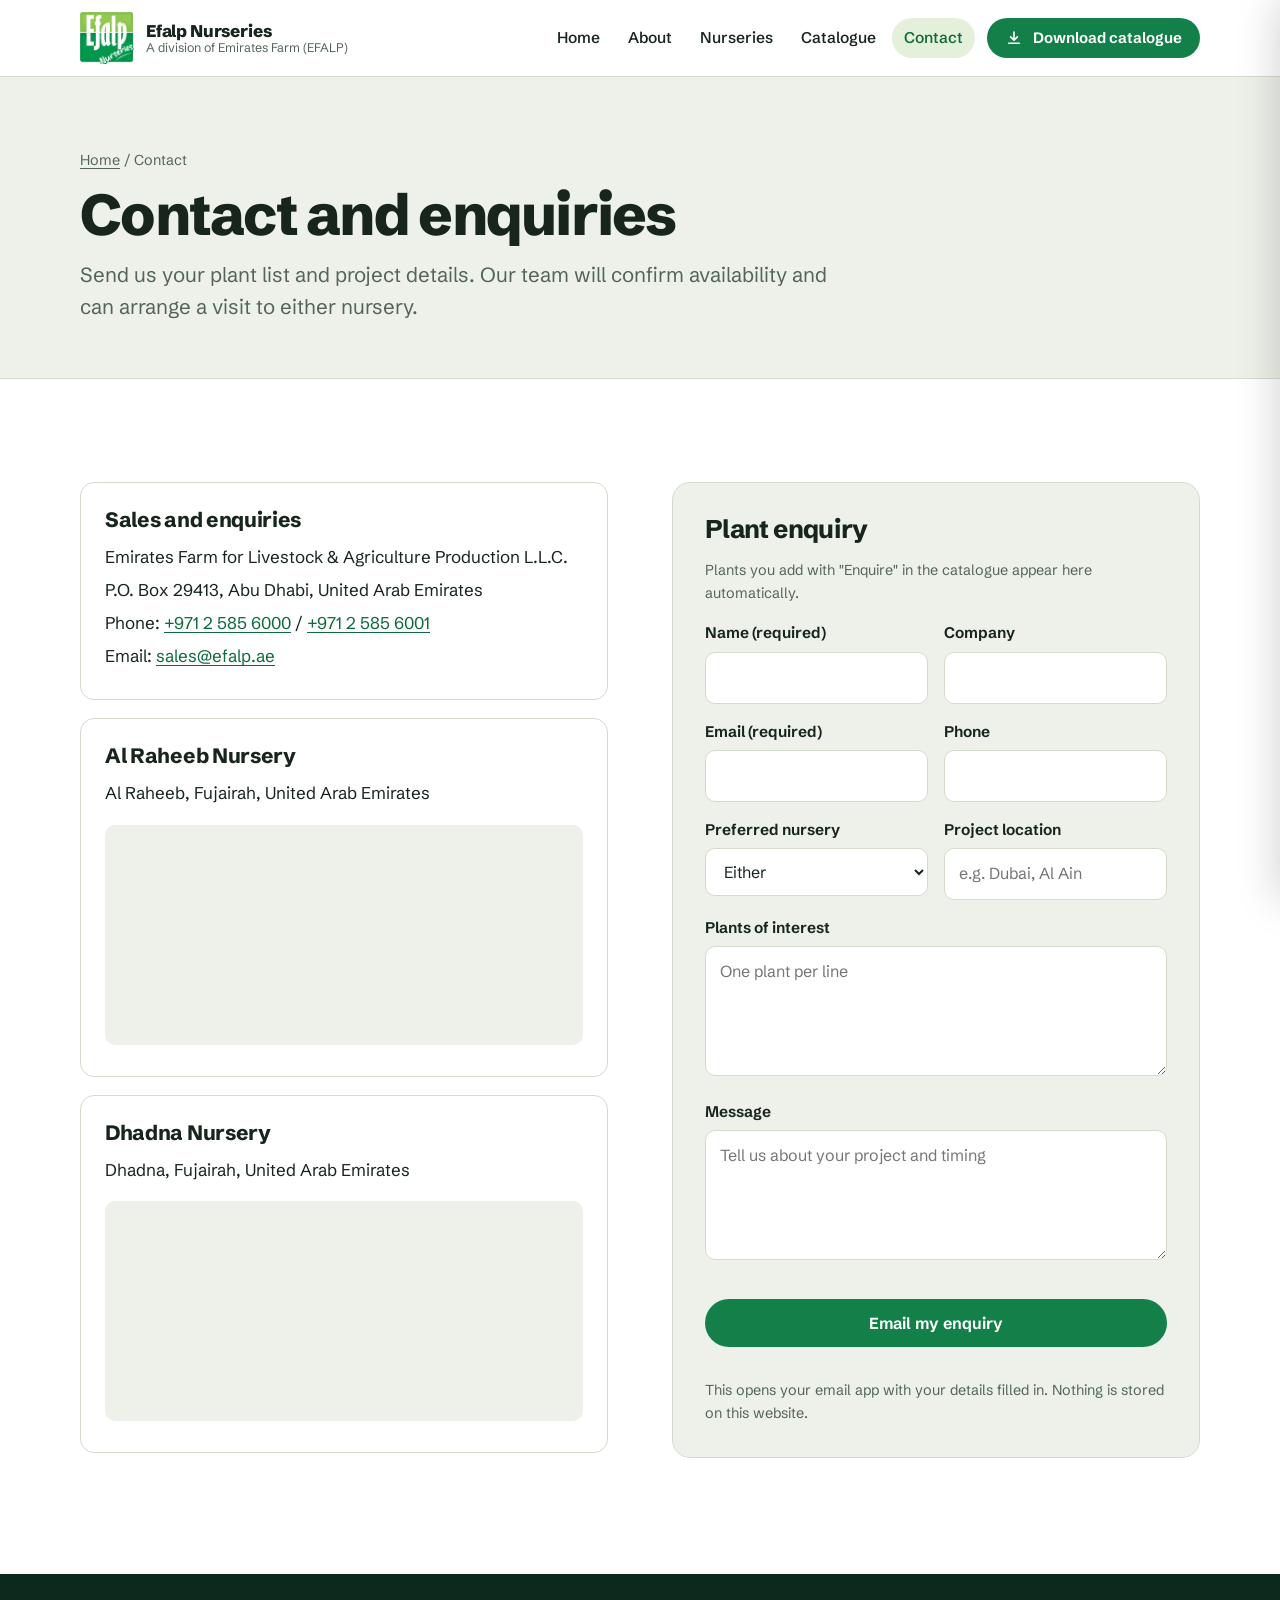
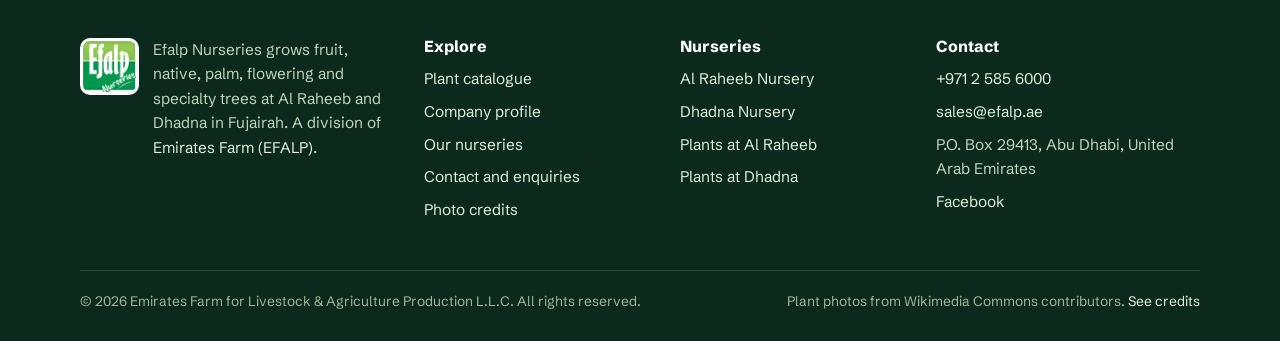
<file: contact.html>
<!doctype html>
<html lang="en">
<head>
<meta charset="utf-8">
<meta name="viewport" content="width=device-width, initial-scale=1">
<title>Contact and enquiries | Efalp Nurseries</title>
<meta name="description" content="Contact Efalp Nurseries for plant availability and visits to Al Raheeb and Dhadna nurseries in Fujairah, UAE.">
<meta name="theme-color" content="#123e2b">
<meta property="og:type" content="website">
<meta property="og:site_name" content="Efalp Nurseries">
<meta property="og:title" content="Contact and enquiries | Efalp Nurseries">
<meta property="og:description" content="Contact Efalp Nurseries for plant availability and visits to Al Raheeb and Dhadna nurseries in Fujairah, UAE.">
<meta property="og:image" content="https://upload.wikimedia.org/wikipedia/commons/thumb/c/c7/Prosopis_cineraria_%E2%80%9CGhaf_tree%E2%80%9D_and_new_moon_in_the_desert_of_Abu_Dhabi.jpg/500px-Prosopis_cineraria_%E2%80%9CGhaf_tree%E2%80%9D_and_new_moon_in_the_desert_of_Abu_Dhabi.jpg">
<link rel="icon" type="image/png" href="assets/img/favicon.png">
<link rel="apple-touch-icon" href="assets/img/efalp-nurseries-logo.png">
<link rel="preconnect" href="https://fonts.googleapis.com">
<link rel="preconnect" href="https://fonts.gstatic.com" crossorigin>
<link rel="preconnect" href="https://upload.wikimedia.org" crossorigin>
<link href="https://fonts.googleapis.com/css2?family=Newsreader:ital,opsz,wght@1,6..72,400;1,6..72,500&family=Noto+Naskh+Arabic:wght@400;600&family=Schibsted+Grotesk:wght@400;500;600;700;800&display=swap" rel="stylesheet">
<link rel="stylesheet" href="assets/css/styles.css?v=3">
</head>
<body>
<a class="skip-link" href="#main">Skip to content</a>
<header class="site-header">
  <div class="wrap site-header__inner">
    <a class="brand" href="index.html" aria-label="Efalp Nurseries home">
      <img src="assets/img/efalp-nurseries-logo.png" alt="Efalp Nurseries logo" width="115" height="110">
      <span class="brand__text"><span class="brand__name">Efalp Nurseries</span><span class="brand__sub">A division of Emirates Farm (EFALP)</span></span>
    </a>
    <button class="nav-toggle" type="button" aria-expanded="false" aria-controls="site-nav" aria-label="Menu">
      <svg viewBox="0 0 24 24" fill="none" stroke="currentColor" stroke-width="2" stroke-linecap="round" aria-hidden="true"><path d="M4 7h16M4 12h16M4 17h16"/></svg>
    </button>
    <nav class="nav" id="site-nav" aria-label="Main">
      <a href="index.html">Home</a>
      <a href="about.html">About</a>
      <a href="nurseries.html">Nurseries</a>
      <a href="catalogue.html">Catalogue</a>
      <a href="contact.html" aria-current="page">Contact</a>
      <button type="button" class="btn btn--primary btn--sm header-cta" data-download-catalogue>
        <svg viewBox="0 0 24 24" fill="none" stroke="currentColor" stroke-width="2.2" stroke-linecap="round" stroke-linejoin="round" aria-hidden="true"><path d="M12 4v11m0 0l-4.5-4.5M12 15l4.5-4.5M5 19h14"/></svg>
        Download catalogue
      </button>
    </nav>
  </div>
</header>
<main id="main">

<section class="page-head">
  <div class="wrap">
    <p class="crumbs"><a href="index.html">Home</a> / Contact</p>
    <h1>Contact and enquiries</h1>
    <p class="lead">Send us your plant list and project details. Our team will confirm availability and can arrange a visit to either nursery.</p>
  </div>
</section>

<section class="section">
  <div class="wrap contact-grid">
    <div>
      <div class="contact-card">
        <h3>Sales and enquiries</h3>
        <p data-cfg="parentCompany">Emirates Farm for Livestock &amp; Agriculture Production L.L.C.</p>
        <p data-cfg="poBox">P.O. Box 29413, Abu Dhabi, United Arab Emirates</p>
        <p>Phone: <a data-cfg="phone" href="tel:+97125856000">+971 2 585 6000</a> / <a data-cfg="phoneAlt" href="tel:+97125856001">+971 2 585 6001</a></p>
        <p>Email: <a data-cfg="email" href="mailto:sales@efalp.ae">sales@efalp.ae</a></p>
      </div>
      <div class="contact-card">
        <h3>Al Raheeb Nursery</h3>
        <p>Al Raheeb, Fujairah, United Arab Emirates</p>
        <iframe title="Map of Al Raheeb, Fujairah" loading="lazy" referrerpolicy="no-referrer-when-downgrade" src="https://www.google.com/maps?q=Al%20Raheeb%2C%20Fujairah%2C%20United%20Arab%20Emirates&amp;output=embed"></iframe>
      </div>
      <div class="contact-card">
        <h3>Dhadna Nursery</h3>
        <p>Dhadna, Fujairah, United Arab Emirates</p>
        <iframe title="Map of Dhadna, Fujairah" loading="lazy" referrerpolicy="no-referrer-when-downgrade" src="https://www.google.com/maps?q=Dhadna%2C%20Fujairah%2C%20United%20Arab%20Emirates&amp;output=embed"></iframe>
      </div>
    </div>
    <div id="enquiry">
      <form class="form" data-enquiry-form novalidate>
        <h2 style="font-size:1.6rem;margin:0">Plant enquiry</h2>
        <p class="form__note">Plants you add with "Enquire" in the catalogue appear here automatically.</p>
        <div class="form__row">
          <div class="field"><label for="f-name">Name (required)</label><input id="f-name" name="name" autocomplete="name"></div>
          <div class="field"><label for="f-company">Company</label><input id="f-company" name="company" autocomplete="organization"></div>
        </div>
        <div class="form__row">
          <div class="field"><label for="f-email">Email (required)</label><input id="f-email" name="email" type="email" autocomplete="email"></div>
          <div class="field"><label for="f-phone">Phone</label><input id="f-phone" name="phone" type="tel" autocomplete="tel"></div>
        </div>
        <div class="form__row">
          <div class="field"><label for="f-nursery">Preferred nursery</label>
            <select id="f-nursery" name="nursery"><option>Either</option><option>Al Raheeb Nursery</option><option>Dhadna Nursery</option></select></div>
          <div class="field"><label for="f-location">Project location</label><input id="f-location" name="location" placeholder="e.g. Dubai, Al Ain"></div>
        </div>
        <div class="field"><label for="f-plants">Plants of interest</label><textarea id="f-plants" name="plants" placeholder="One plant per line"></textarea></div>
        <div class="field"><label for="f-message">Message</label><textarea id="f-message" name="message" placeholder="Tell us about your project and timing"></textarea></div>
        <p class="form__note" data-form-error role="alert" style="color:#a3361c"></p>
        <button class="btn btn--primary" type="submit">Email my enquiry</button>
        <p class="form__note" data-form-ok aria-live="polite"></p>
        <p class="form__note">This opens your email app with your details filled in. Nothing is stored on this website.</p>
      </form>
    </div>
  </div>
</section>
</main>
<footer class="site-footer">
  <div class="wrap">
    <div class="footer-grid">
      <div class="footer-brand">
        <img src="assets/img/efalp-nurseries-logo.png" alt="" width="60" height="57">
        <p>Efalp Nurseries grows fruit, native, palm, flowering and specialty trees at Al Raheeb and Dhadna in Fujairah. A division of <a href="https://efalp.ae/" target="_blank" rel="noopener">Emirates Farm (EFALP)</a>.</p>
      </div>
      <div>
        <h2>Explore</h2>
        <ul>
          <li><a href="catalogue.html">Plant catalogue</a></li>
          <li><a href="about.html">Company profile</a></li>
          <li><a href="nurseries.html">Our nurseries</a></li>
          <li><a href="contact.html">Contact and enquiries</a></li>
          <li><a href="credits.html">Photo credits</a></li>
        </ul>
      </div>
      <div>
        <h2>Nurseries</h2>
        <ul>
          <li><a href="nurseries.html#al-raheeb">Al Raheeb Nursery</a></li>
          <li><a href="nurseries.html#dhadna">Dhadna Nursery</a></li>
          <li><a href="catalogue.html?nursery=raheeb">Plants at Al Raheeb</a></li>
          <li><a href="catalogue.html?nursery=dhadna">Plants at Dhadna</a></li>
        </ul>
      </div>
      <div>
        <h2>Contact</h2>
        <ul>
          <li><a data-cfg="phone" href="tel:+97125856000">+971 2 585 6000</a></li>
          <li><a data-cfg="email" href="mailto:sales@efalp.ae">sales@efalp.ae</a></li>
          <li data-cfg="poBox">P.O. Box 29413, Abu Dhabi, United Arab Emirates</li>
          <li><a data-cfg="facebook" data-cfg-keep href="https://www.facebook.com/Efalpae/" target="_blank" rel="noopener">Facebook</a></li>
        </ul>
      </div>
    </div>
    <div class="footer-bottom">
      <span>&copy; <span data-year>2026</span> Emirates Farm for Livestock &amp; Agriculture Production L.L.C. All rights reserved.</span>
      <span>Plant photos from Wikimedia Commons contributors. <a href="credits.html">See credits</a></span>
    </div>
  </div>
</footer>
<script src="assets/js/config.js?v=3"></script>
<script src="assets/data/plants.js?v=3"></script>
<script src="assets/js/main.js?v=3"></script>
<script src="assets/js/pdf.js?v=3"></script>

</body>
</html>
</file>
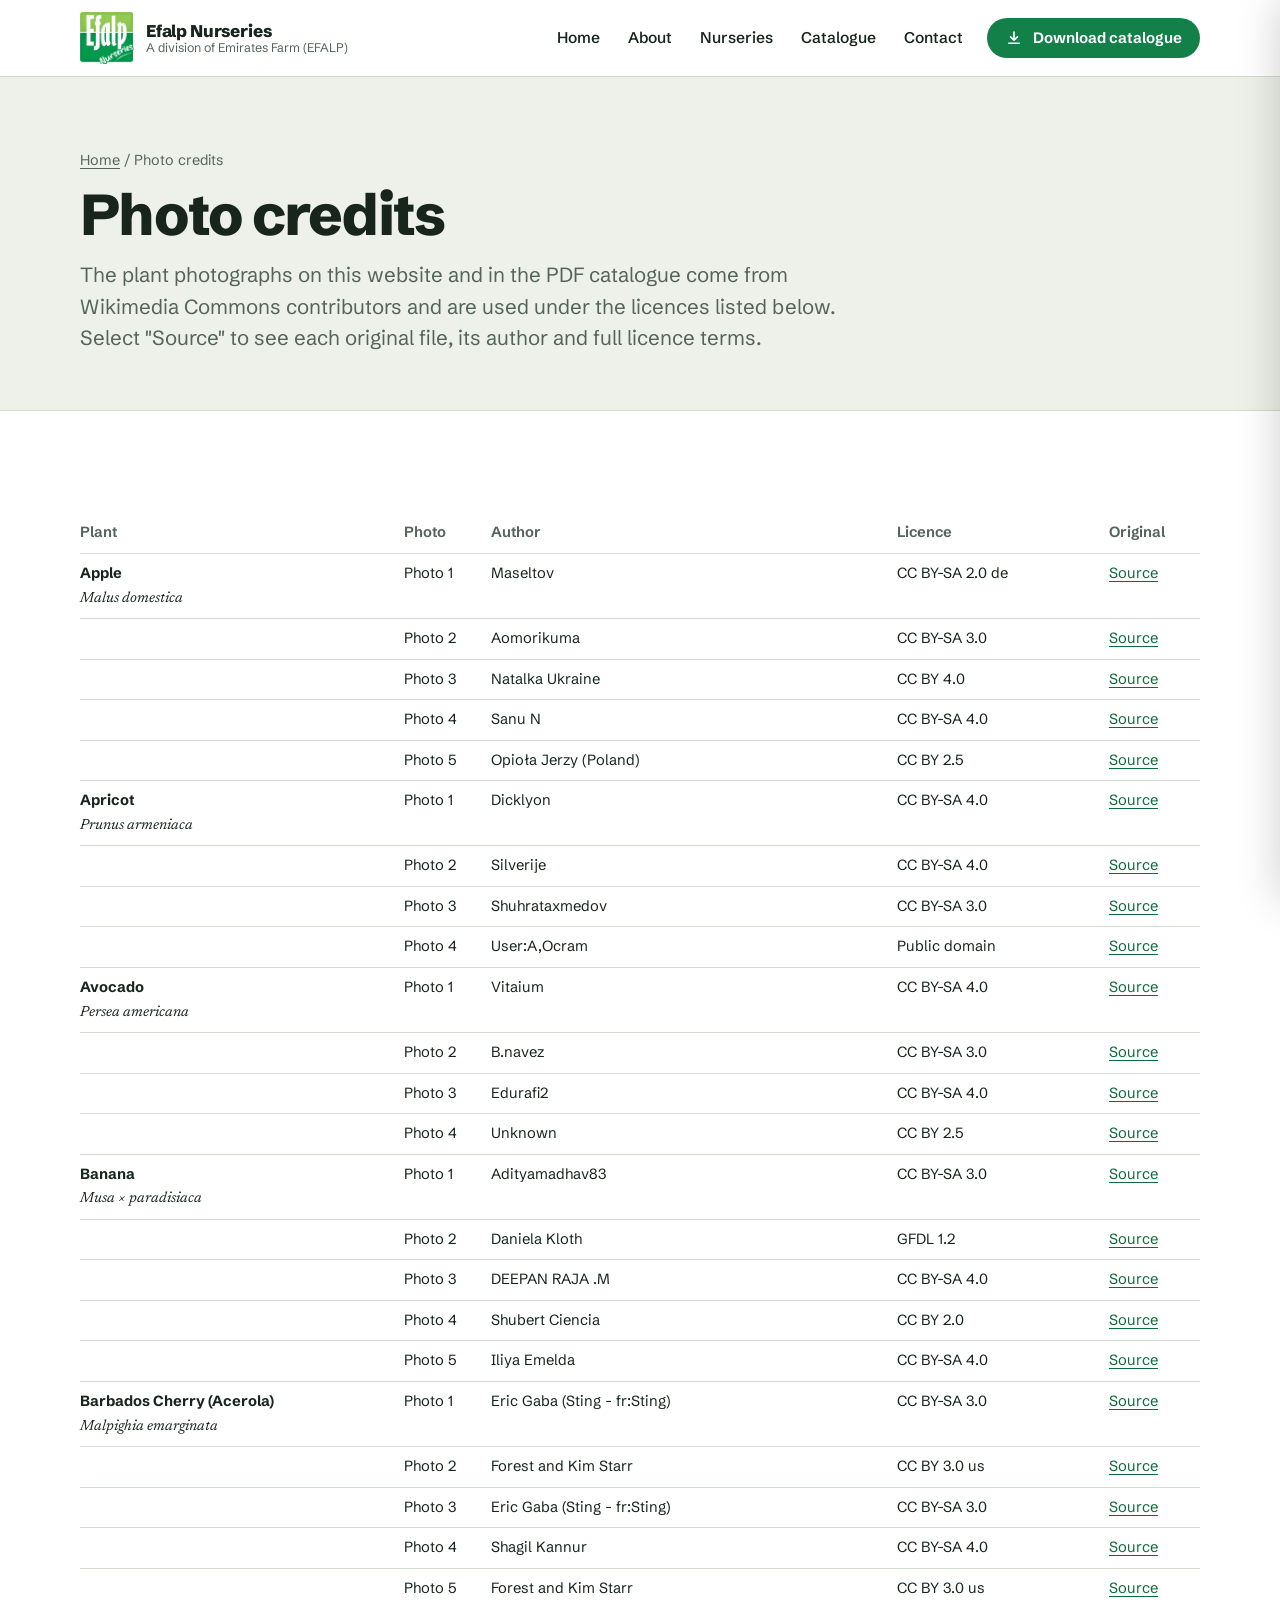
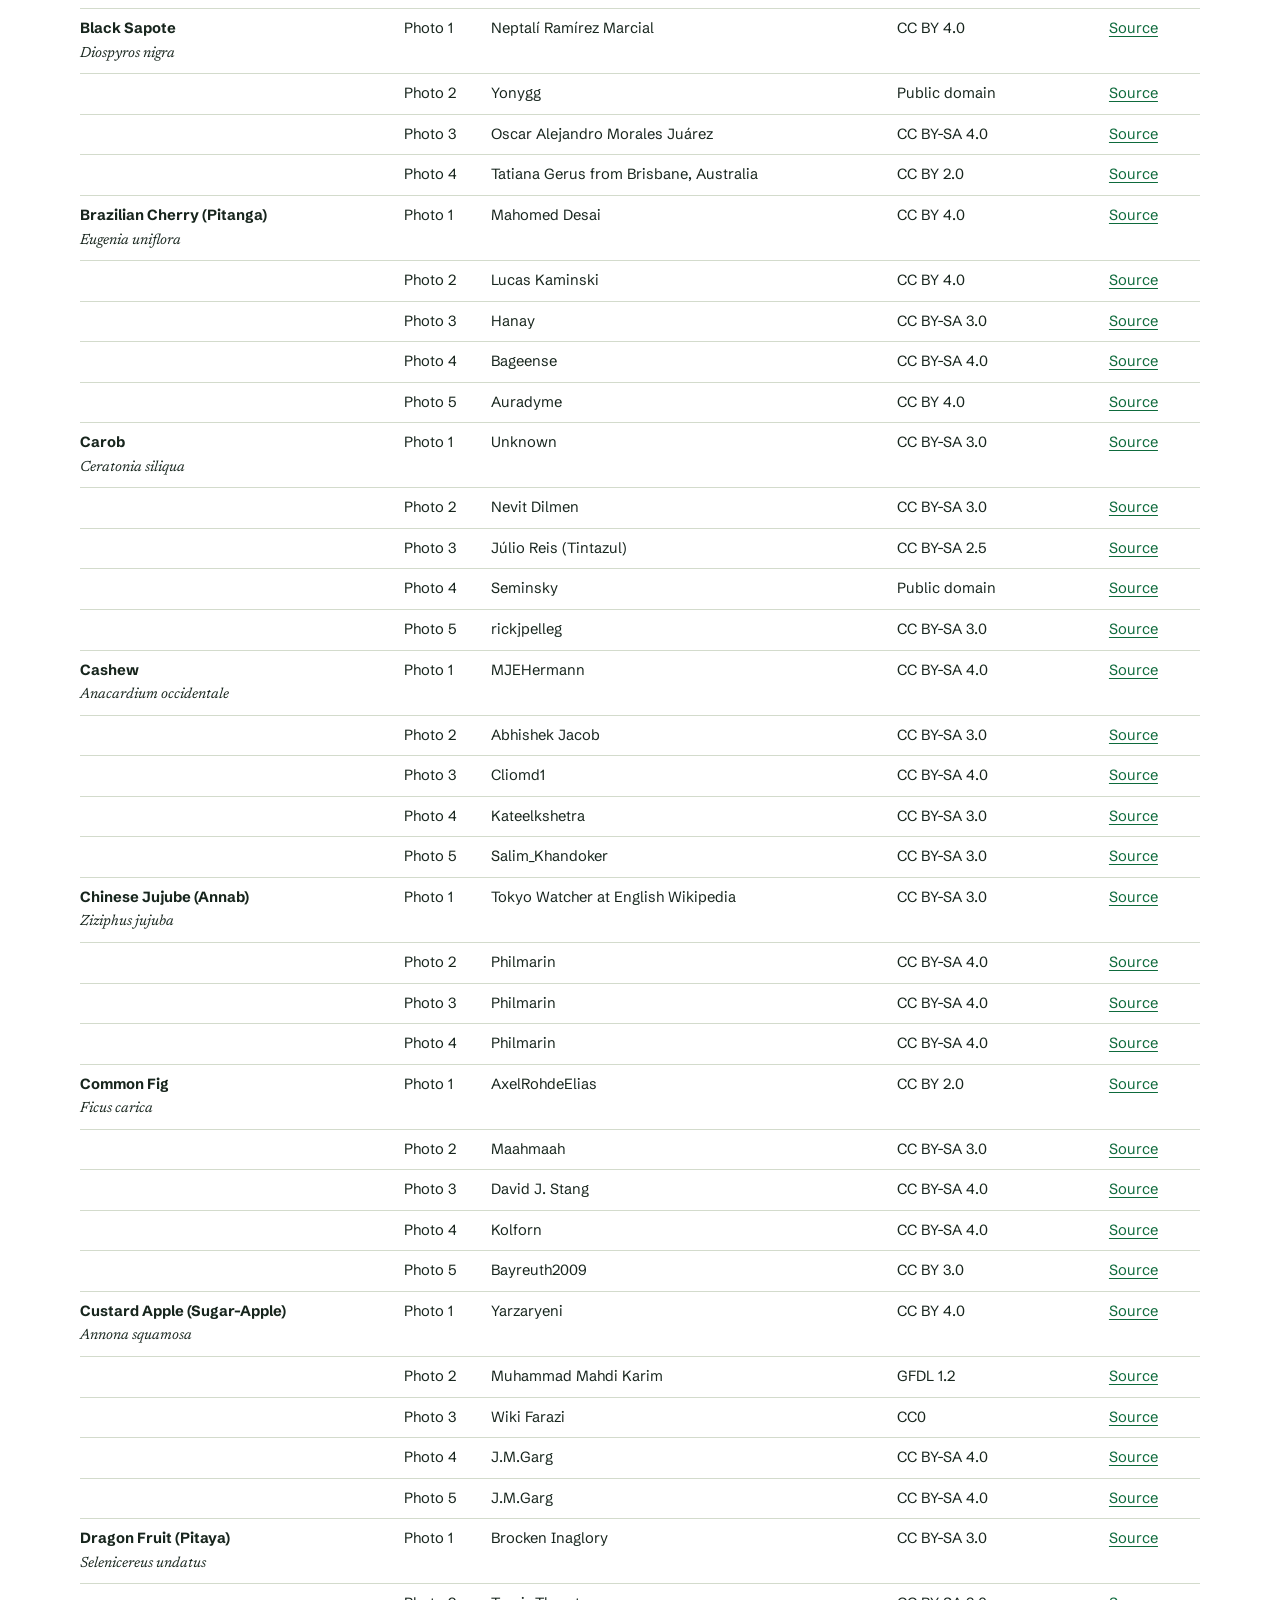
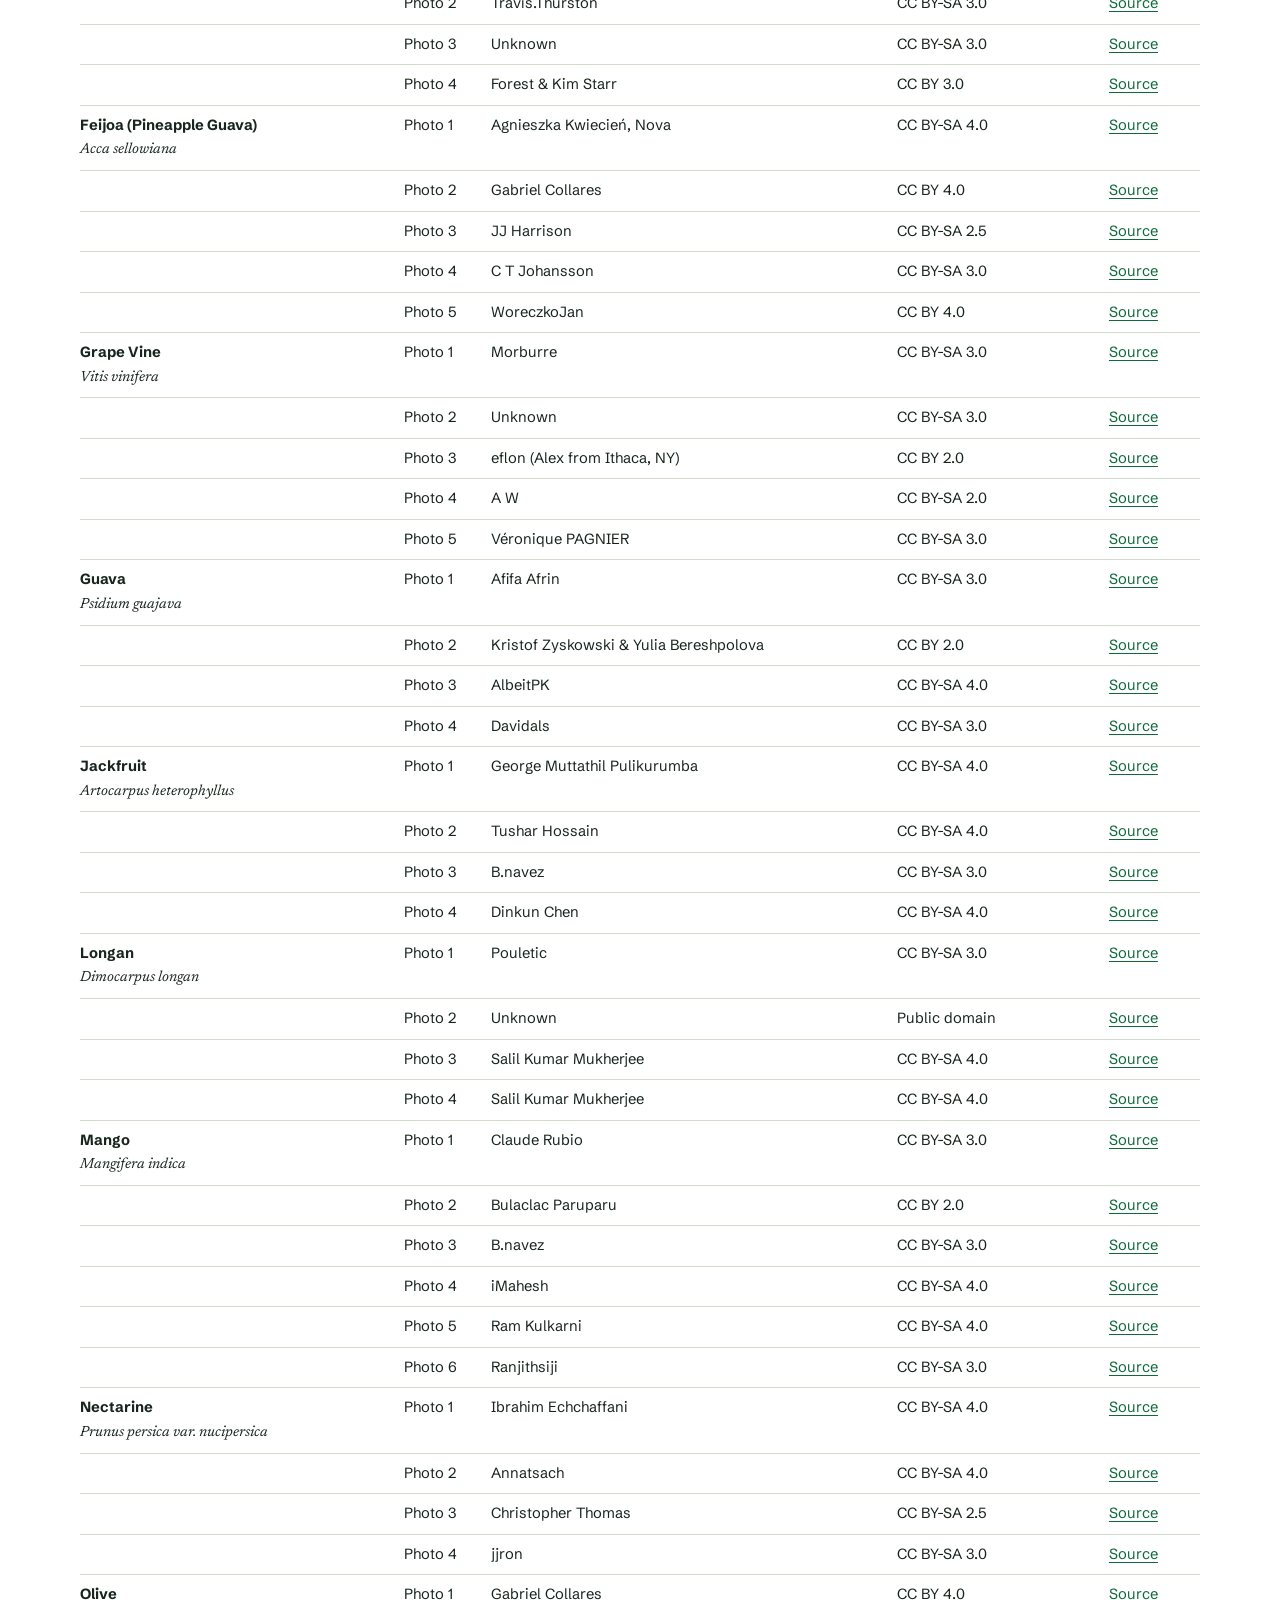
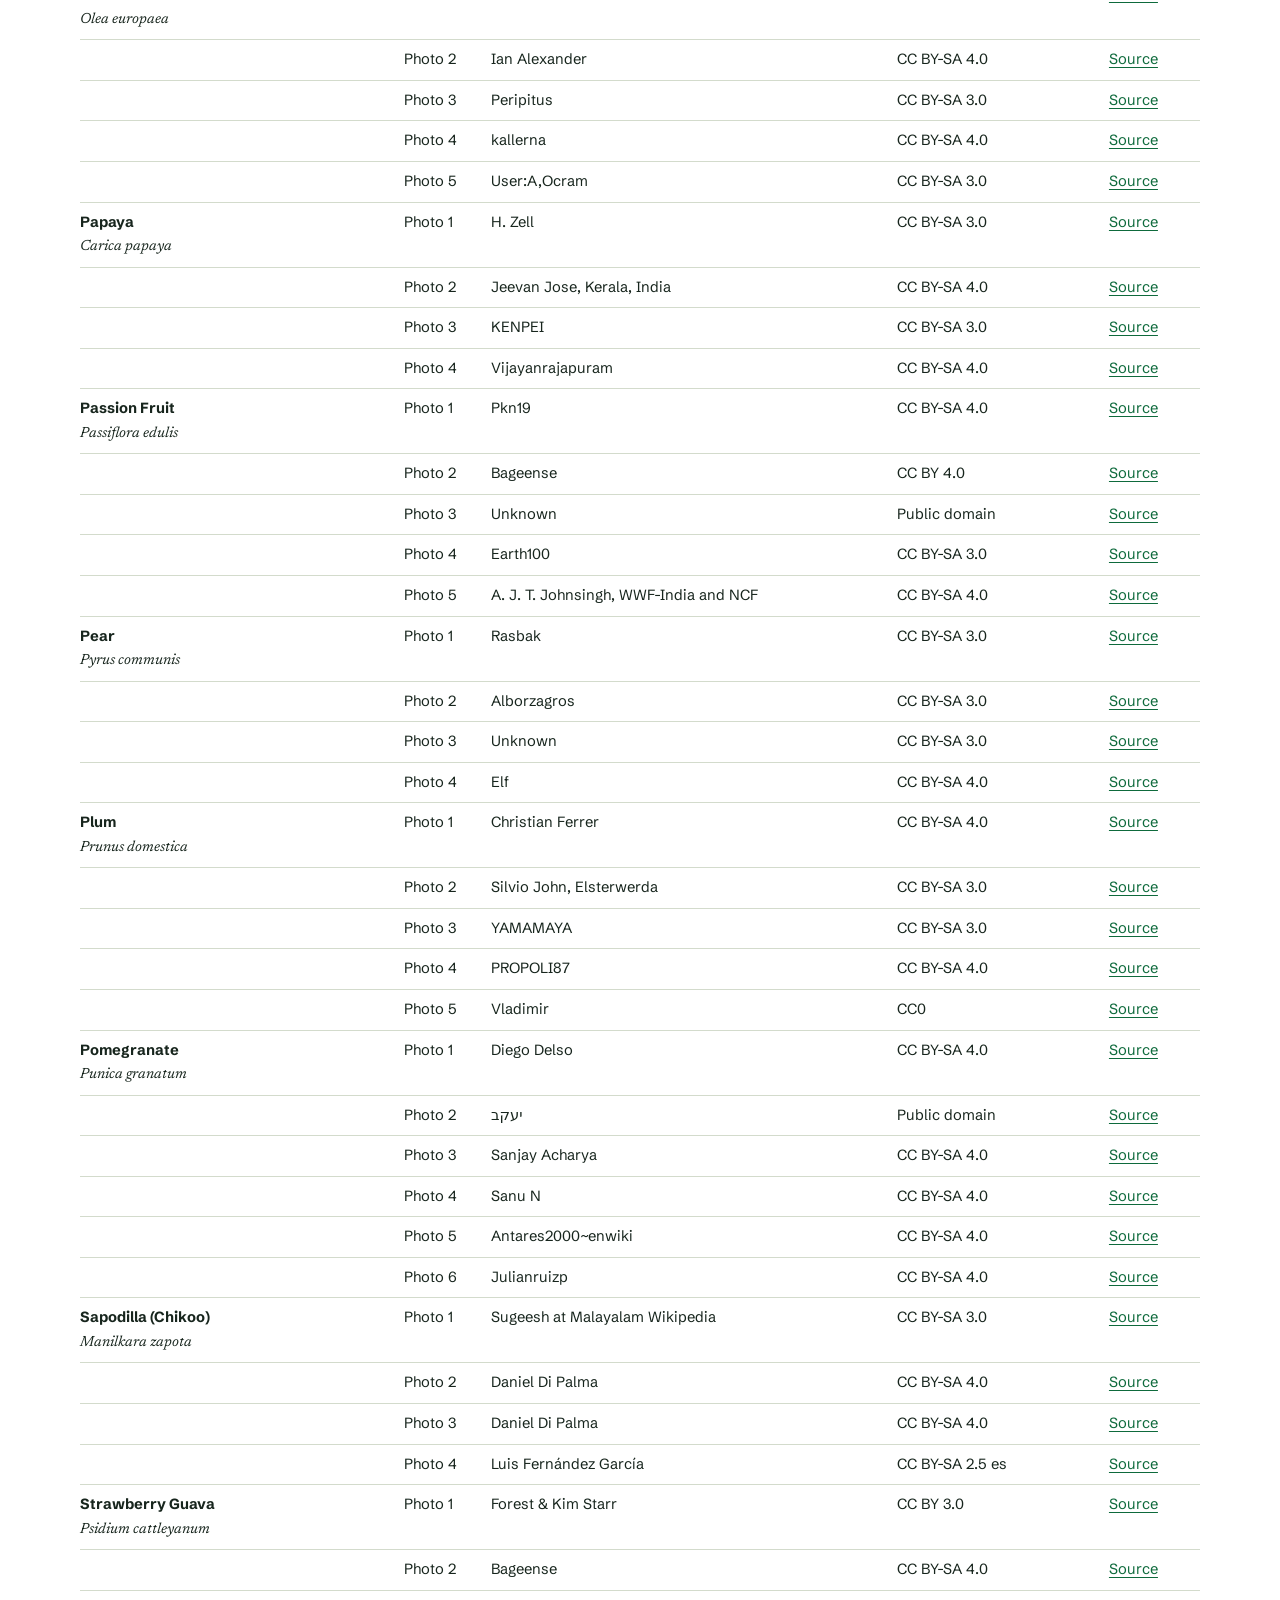
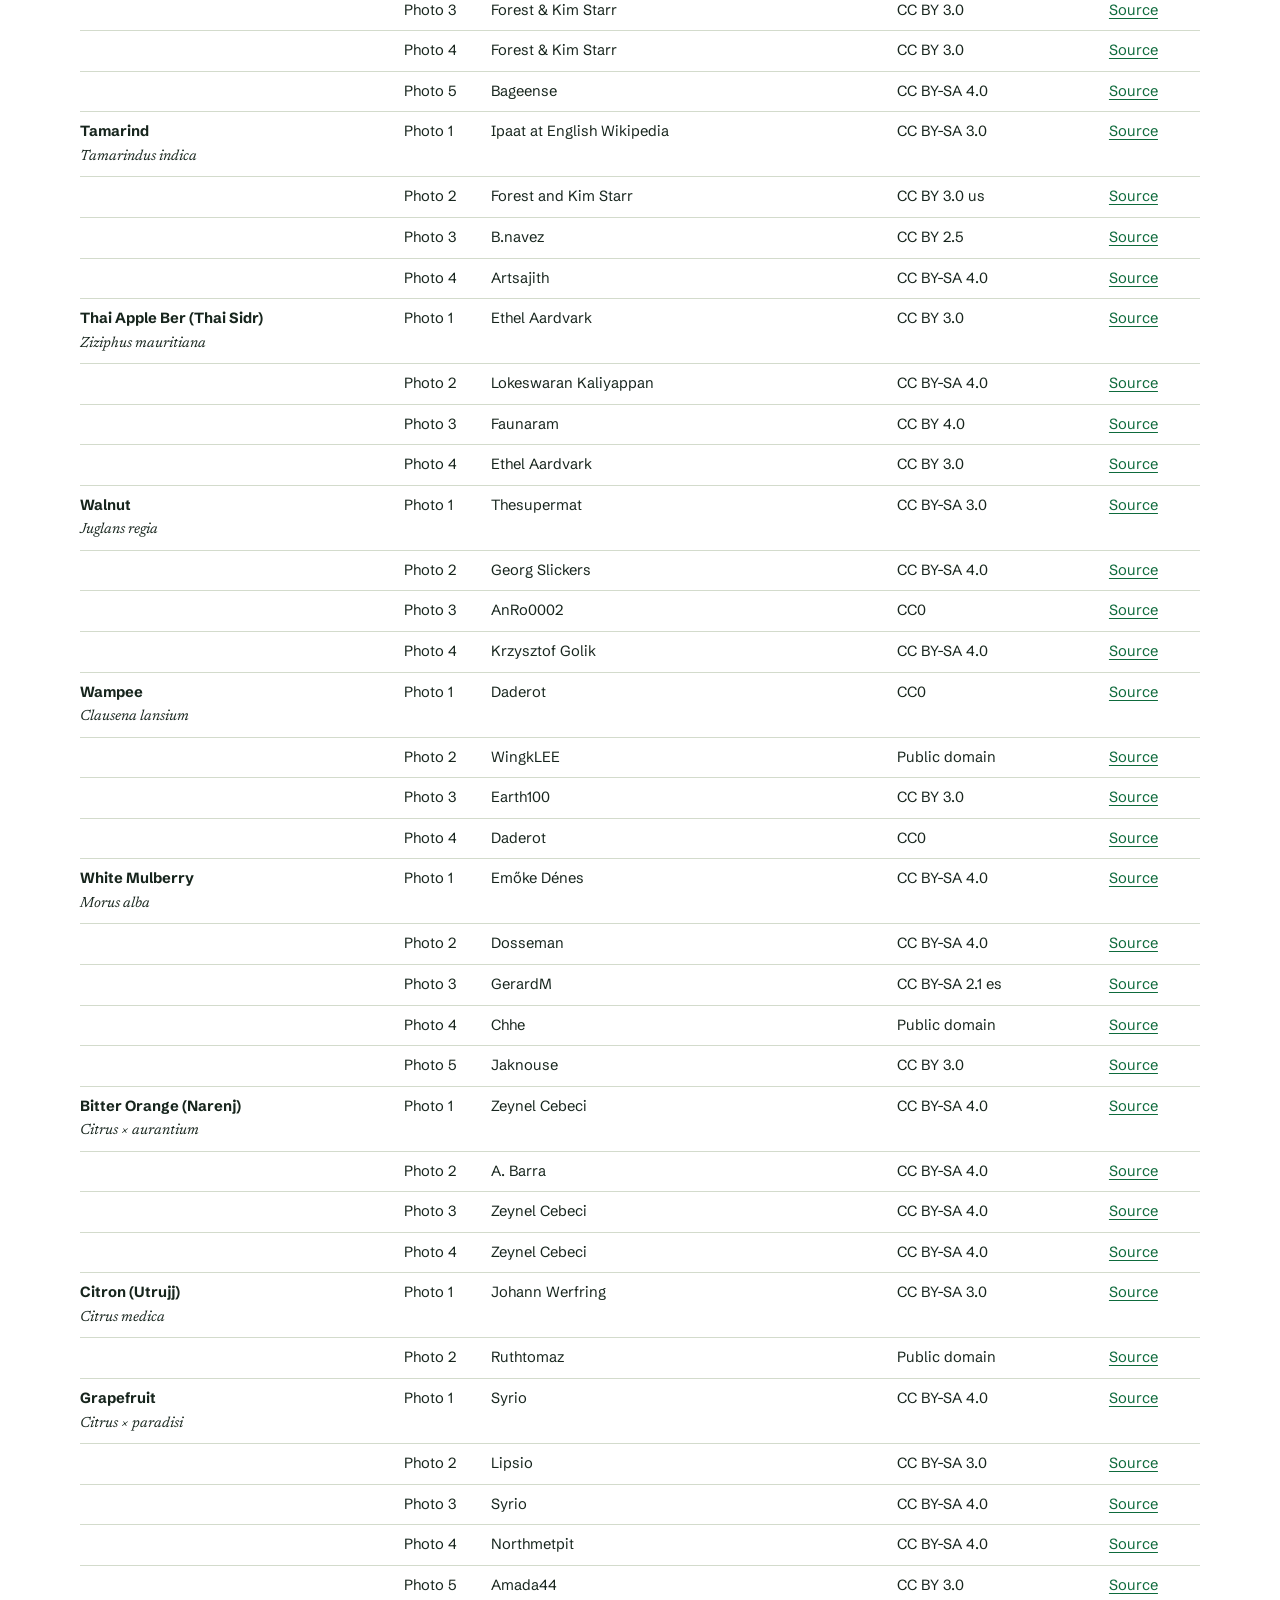
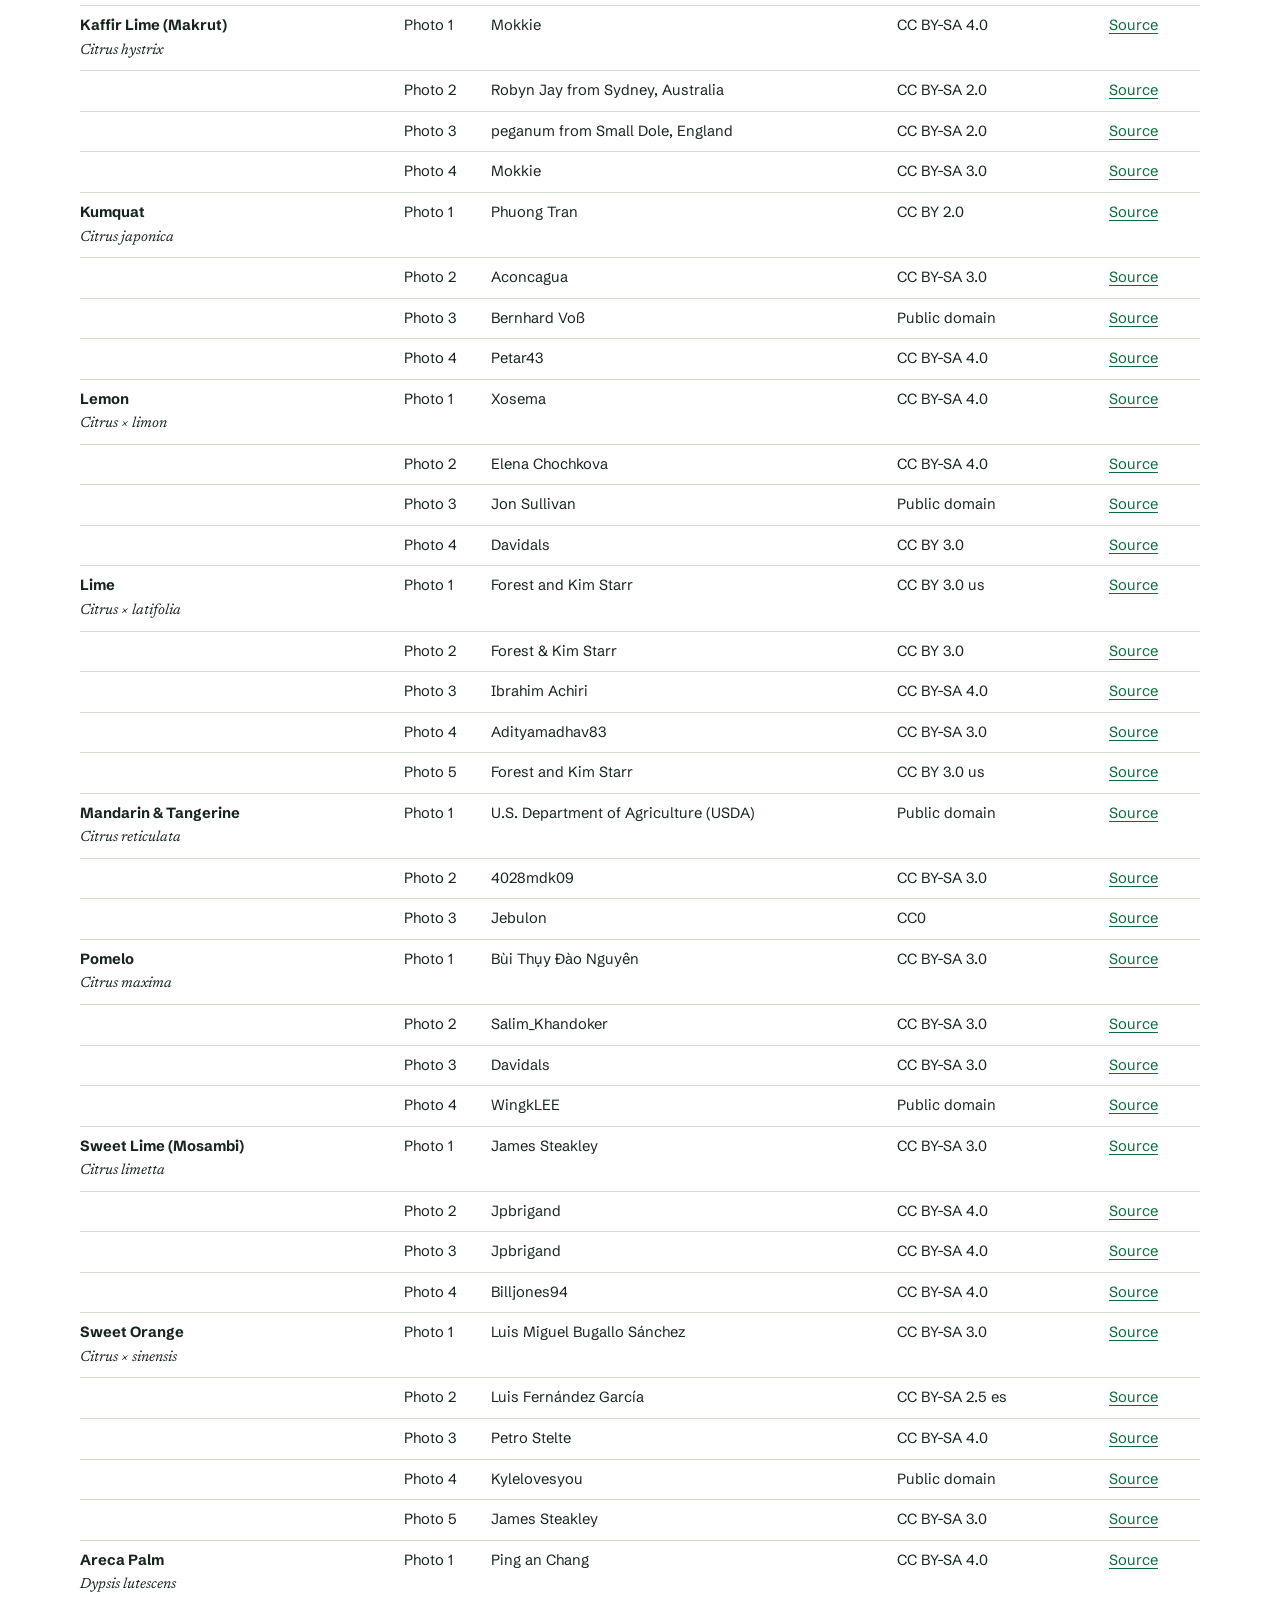
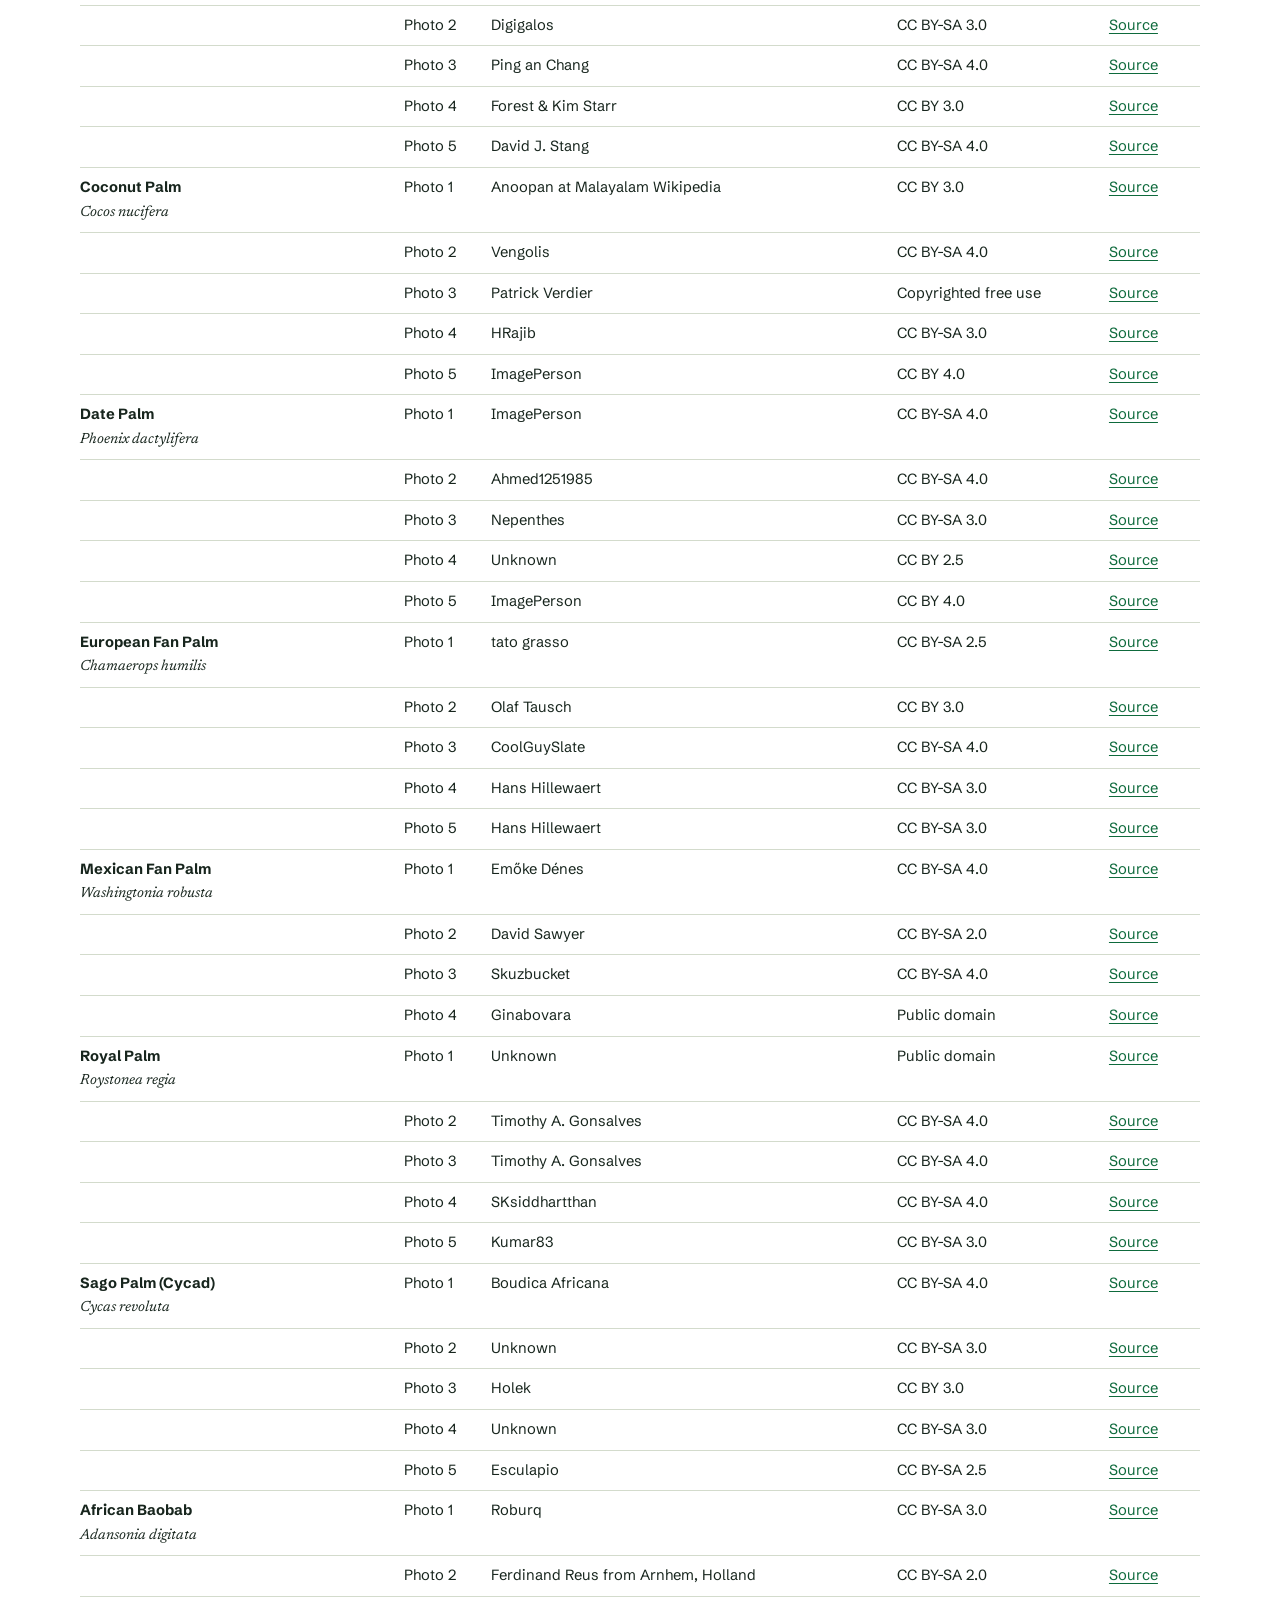
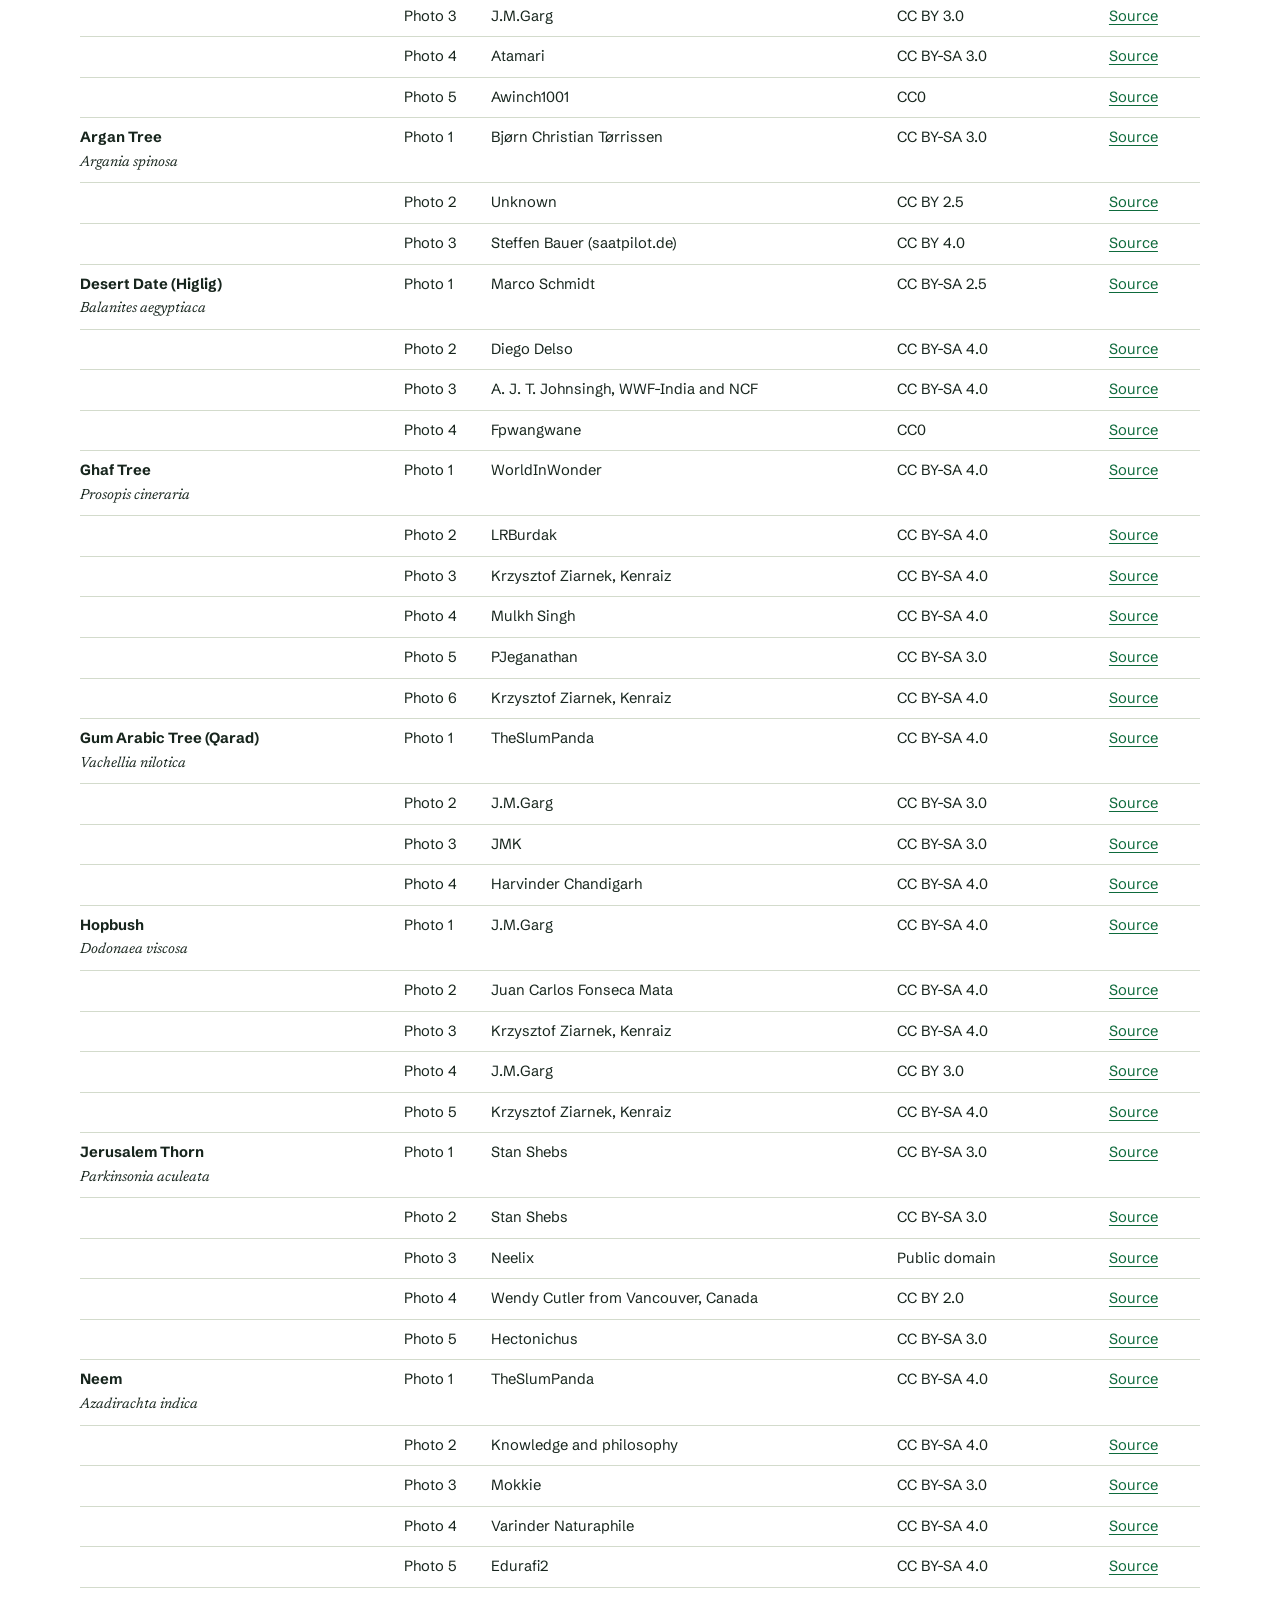
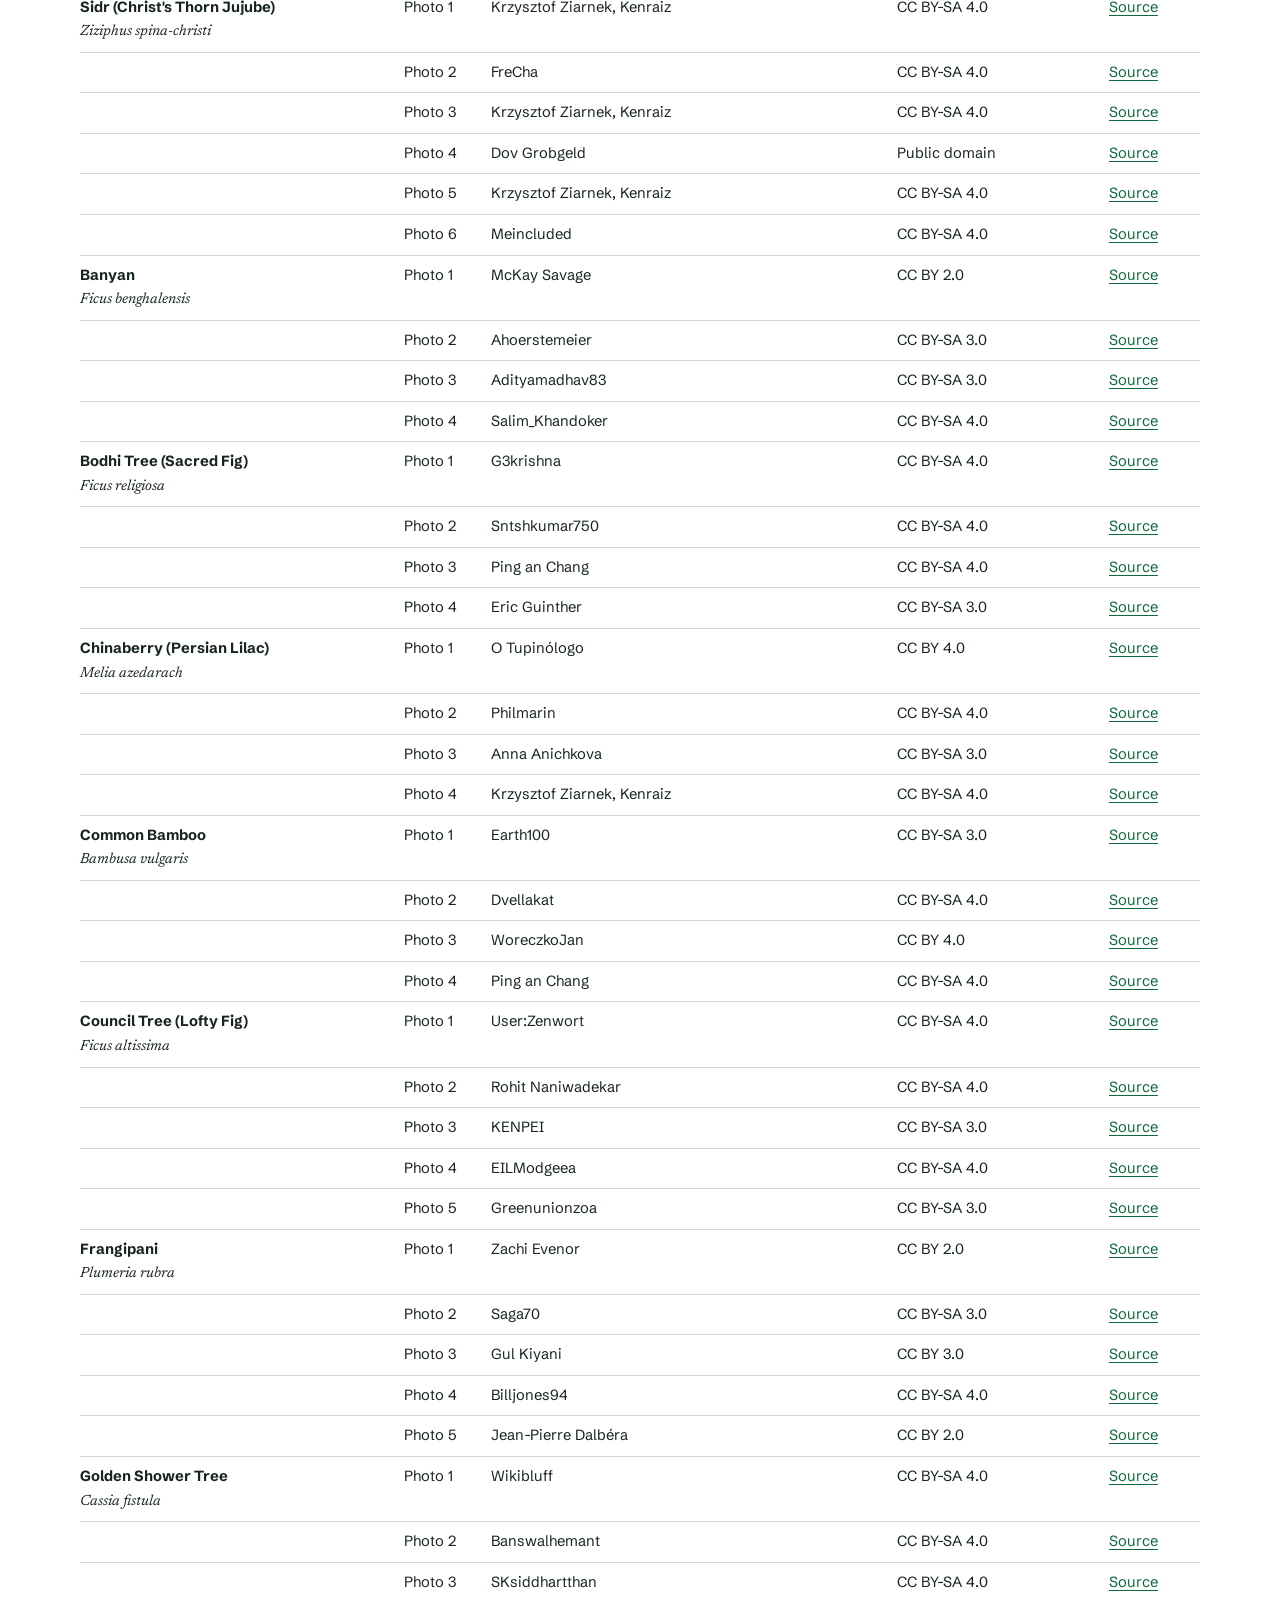
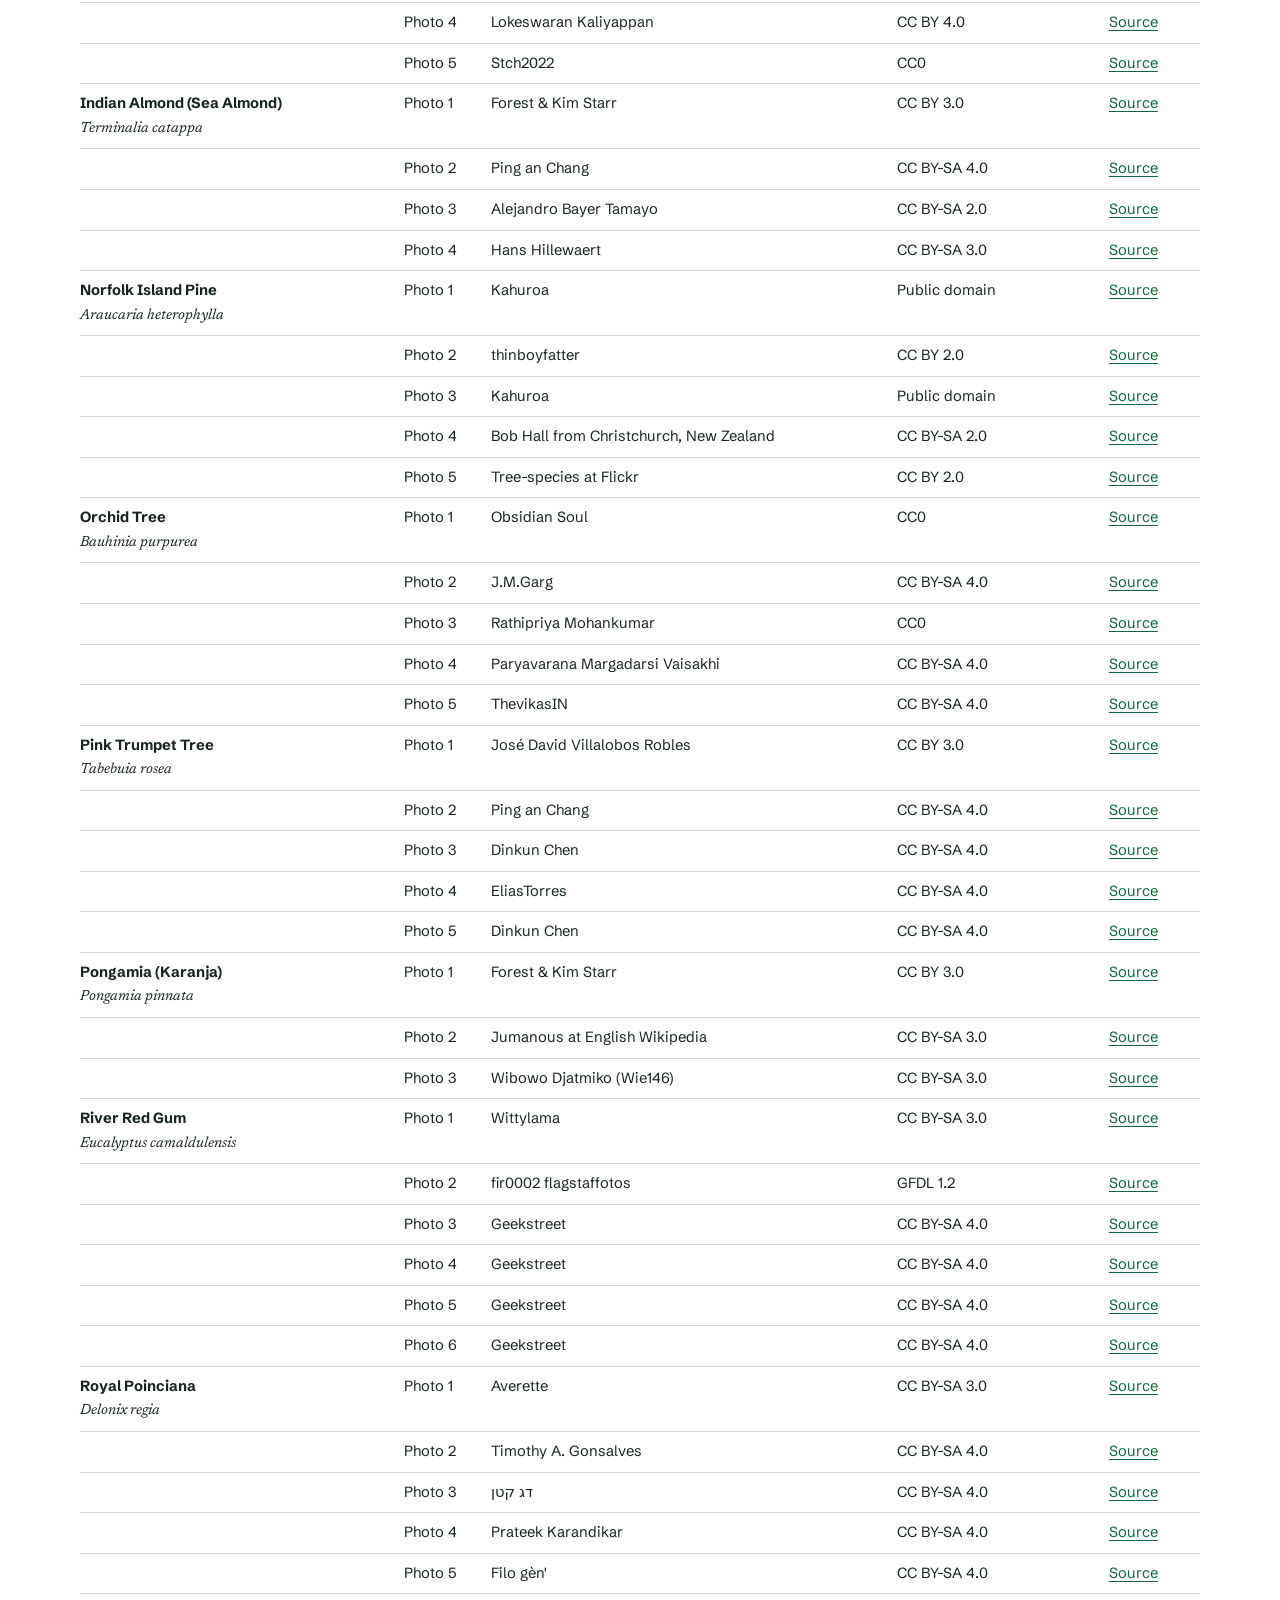
<file: credits.html>
<!doctype html>
<html lang="en">
<head>
<meta charset="utf-8">
<meta name="viewport" content="width=device-width, initial-scale=1">
<title>Photo credits | Efalp Nurseries</title>
<meta name="description" content="Credits and licences for plant photographs used on the Efalp Nurseries website.">
<meta name="theme-color" content="#123e2b">
<meta property="og:type" content="website">
<meta property="og:site_name" content="Efalp Nurseries">
<meta property="og:title" content="Photo credits | Efalp Nurseries">
<meta property="og:description" content="Credits and licences for plant photographs used on the Efalp Nurseries website.">
<meta property="og:image" content="https://upload.wikimedia.org/wikipedia/commons/thumb/c/c7/Prosopis_cineraria_%E2%80%9CGhaf_tree%E2%80%9D_and_new_moon_in_the_desert_of_Abu_Dhabi.jpg/500px-Prosopis_cineraria_%E2%80%9CGhaf_tree%E2%80%9D_and_new_moon_in_the_desert_of_Abu_Dhabi.jpg">
<link rel="icon" type="image/png" href="assets/img/favicon.png">
<link rel="apple-touch-icon" href="assets/img/efalp-nurseries-logo.png">
<link rel="preconnect" href="https://fonts.googleapis.com">
<link rel="preconnect" href="https://fonts.gstatic.com" crossorigin>
<link rel="preconnect" href="https://upload.wikimedia.org" crossorigin>
<link href="https://fonts.googleapis.com/css2?family=Newsreader:ital,opsz,wght@1,6..72,400;1,6..72,500&family=Noto+Naskh+Arabic:wght@400;600&family=Schibsted+Grotesk:wght@400;500;600;700;800&display=swap" rel="stylesheet">
<link rel="stylesheet" href="assets/css/styles.css?v=3">
</head>
<body>
<a class="skip-link" href="#main">Skip to content</a>
<header class="site-header">
  <div class="wrap site-header__inner">
    <a class="brand" href="index.html" aria-label="Efalp Nurseries home">
      <img src="assets/img/efalp-nurseries-logo.png" alt="Efalp Nurseries logo" width="115" height="110">
      <span class="brand__text"><span class="brand__name">Efalp Nurseries</span><span class="brand__sub">A division of Emirates Farm (EFALP)</span></span>
    </a>
    <button class="nav-toggle" type="button" aria-expanded="false" aria-controls="site-nav" aria-label="Menu">
      <svg viewBox="0 0 24 24" fill="none" stroke="currentColor" stroke-width="2" stroke-linecap="round" aria-hidden="true"><path d="M4 7h16M4 12h16M4 17h16"/></svg>
    </button>
    <nav class="nav" id="site-nav" aria-label="Main">
      <a href="index.html">Home</a>
      <a href="about.html">About</a>
      <a href="nurseries.html">Nurseries</a>
      <a href="catalogue.html">Catalogue</a>
      <a href="contact.html">Contact</a>
      <button type="button" class="btn btn--primary btn--sm header-cta" data-download-catalogue>
        <svg viewBox="0 0 24 24" fill="none" stroke="currentColor" stroke-width="2.2" stroke-linecap="round" stroke-linejoin="round" aria-hidden="true"><path d="M12 4v11m0 0l-4.5-4.5M12 15l4.5-4.5M5 19h14"/></svg>
        Download catalogue
      </button>
    </nav>
  </div>
</header>
<main id="main">

<section class="page-head">
  <div class="wrap">
    <p class="crumbs"><a href="index.html">Home</a> / Photo credits</p>
    <h1>Photo credits</h1>
    <p class="lead">The plant photographs on this website and in the PDF catalogue come from Wikimedia Commons contributors and are used under the licences listed below. Select "Source" to see each original file, its author and full licence terms.</p>
  </div>
</section>
<section class="section">
  <div class="wrap" style="overflow-x:auto">
    <table class="credits-table">
      <thead><tr><th scope="col">Plant</th><th scope="col">Photo</th><th scope="col">Author</th><th scope="col">Licence</th><th scope="col">Original</th></tr></thead>
      <tbody data-credits></tbody>
    </table>
  </div>
</section>
</main>
<footer class="site-footer">
  <div class="wrap">
    <div class="footer-grid">
      <div class="footer-brand">
        <img src="assets/img/efalp-nurseries-logo.png" alt="" width="60" height="57">
        <p>Efalp Nurseries grows fruit, native, palm, flowering and specialty trees at Al Raheeb and Dhadna in Fujairah. A division of <a href="https://efalp.ae/" target="_blank" rel="noopener">Emirates Farm (EFALP)</a>.</p>
      </div>
      <div>
        <h2>Explore</h2>
        <ul>
          <li><a href="catalogue.html">Plant catalogue</a></li>
          <li><a href="about.html">Company profile</a></li>
          <li><a href="nurseries.html">Our nurseries</a></li>
          <li><a href="contact.html">Contact and enquiries</a></li>
          <li><a href="credits.html">Photo credits</a></li>
        </ul>
      </div>
      <div>
        <h2>Nurseries</h2>
        <ul>
          <li><a href="nurseries.html#al-raheeb">Al Raheeb Nursery</a></li>
          <li><a href="nurseries.html#dhadna">Dhadna Nursery</a></li>
          <li><a href="catalogue.html?nursery=raheeb">Plants at Al Raheeb</a></li>
          <li><a href="catalogue.html?nursery=dhadna">Plants at Dhadna</a></li>
        </ul>
      </div>
      <div>
        <h2>Contact</h2>
        <ul>
          <li><a data-cfg="phone" href="tel:+97125856000">+971 2 585 6000</a></li>
          <li><a data-cfg="email" href="mailto:sales@efalp.ae">sales@efalp.ae</a></li>
          <li data-cfg="poBox">P.O. Box 29413, Abu Dhabi, United Arab Emirates</li>
          <li><a data-cfg="facebook" data-cfg-keep href="https://www.facebook.com/Efalpae/" target="_blank" rel="noopener">Facebook</a></li>
        </ul>
      </div>
    </div>
    <div class="footer-bottom">
      <span>&copy; <span data-year>2026</span> Emirates Farm for Livestock &amp; Agriculture Production L.L.C. All rights reserved.</span>
      <span>Plant photos from Wikimedia Commons contributors. <a href="credits.html">See credits</a></span>
    </div>
  </div>
</footer>
<script src="assets/js/config.js?v=3"></script>
<script src="assets/data/plants.js?v=3"></script>
<script src="assets/js/main.js?v=3"></script>
<script src="assets/js/pdf.js?v=3"></script>

</body>
</html>
</file>
<file: assets/css/styles.css>
/* Efalp Nurseries — site styles
   Palette: grove (deep canopy), fern (brand green), leaf (logo light green), wadi stone, cassia gold */
:root {
  --grove: #123e2b;
  --grove-deep: #0b2a1d;
  --fern: #13804a;
  --fern-dark: #0e6a3c;
  --leaf: #62ad3e;
  --leaf-soft: #e4f0da;
  --stone: #eef1ea;
  --stone-2: #e3e8dd;
  --line: #d3dbcc;
  --ink: #17251d;
  --muted: #536459;
  --gold: #e4b02f;
  --white: #ffffff;

  --font-sans: "Schibsted Grotesk", system-ui, -apple-system, "Segoe UI", Roboto, Arial, sans-serif;
  --font-serif: "Newsreader", Georgia, "Times New Roman", serif;
  --font-ar: "Noto Naskh Arabic", "Geeza Pro", "Segoe UI", Tahoma, sans-serif;

  --wrap: 1200px;
  --gutter: clamp(20px, 4vw, 40px);
  --radius: 14px;
  --radius-sm: 8px;
  --shadow: 0 1px 2px rgba(18, 62, 43, .06), 0 8px 24px rgba(18, 62, 43, .07);
  --header-h: 76px;
}

*, *::before, *::after { box-sizing: border-box; }
html { -webkit-text-size-adjust: 100%; scroll-padding-top: calc(var(--header-h) + 16px); }
body {
  margin: 0;
  font-family: var(--font-sans);
  font-size: 17px;
  line-height: 1.6;
  color: var(--ink);
  background: var(--white);
  text-rendering: optimizeLegibility;
}
img { max-width: 100%; display: block; }
a { color: var(--fern-dark); text-underline-offset: 3px; }
a:hover { color: var(--grove); }
button, input, select, textarea { font: inherit; color: inherit; }
:focus-visible { outline: 3px solid var(--gold); outline-offset: 2px; border-radius: 4px; }
.visually-hidden { position: absolute !important; width: 1px; height: 1px; padding: 0; margin: -1px; overflow: hidden; clip: rect(0 0 0 0); white-space: nowrap; border: 0; }
.skip-link { position: absolute; left: 12px; top: -60px; z-index: 200; background: var(--grove); color: #fff; padding: 10px 16px; border-radius: var(--radius-sm); }
.skip-link:focus { top: 12px; color: #fff; }

h1, h2, h3, h4 { margin: 0 0 .5em; line-height: 1.12; letter-spacing: -0.015em; font-weight: 750; }
h1 { font-size: clamp(2.5rem, 5.4vw, 4.25rem); font-weight: 800; letter-spacing: -0.03em; line-height: 1.02; }
h2 { font-size: clamp(1.9rem, 3.3vw, 2.75rem); letter-spacing: -0.025em; }
h3 { font-size: 1.3rem; line-height: 1.25; }
p { margin: 0 0 1em; }
.lead { font-size: clamp(1.1rem, 1.6vw, 1.3rem); line-height: 1.55; color: var(--muted); max-width: 60ch; }
.botanical { font-family: var(--font-serif); font-style: italic; font-weight: 400; letter-spacing: 0; }
.ar { font-family: var(--font-ar); direction: rtl; unicode-bidi: isolate; }

.wrap { width: 100%; max-width: var(--wrap); margin: 0 auto; padding: 0 var(--gutter); }
.section { padding: clamp(56px, 8vw, 104px) 0; }
.section--stone { background: var(--stone); }
.section--grove { background: var(--grove); color: #e9f1e4; }
.section__head { display: flex; justify-content: space-between; align-items: end; gap: 24px; margin-bottom: 36px; flex-wrap: wrap; }
.section__head p { margin: 0; max-width: 56ch; color: var(--muted); }
.section__head h2 { margin: 0; }

/* Buttons */
.btn {
  display: inline-flex; align-items: center; justify-content: center; gap: 10px;
  min-height: 48px; padding: 0 22px; border-radius: 999px; border: 2px solid transparent;
  font-weight: 650; font-size: 1rem; text-decoration: none; cursor: pointer; white-space: nowrap;
  transition: background-color .15s ease, color .15s ease, border-color .15s ease;
}
.btn svg { width: 18px; height: 18px; flex: none; }
.btn--primary { background: var(--fern); color: #fff; }
.btn--primary:hover { background: var(--fern-dark); color: #fff; }
.btn--ghost { border-color: var(--line); background: #fff; color: var(--ink); }
.btn--ghost:hover { border-color: var(--fern); color: var(--fern-dark); }
.btn--light { background: #fff; color: var(--grove); }
.btn--light:hover { background: var(--leaf-soft); color: var(--grove); }
.btn--outline-light { border-color: rgba(255,255,255,.45); color: #fff; background: transparent; }
.btn--outline-light:hover { border-color: #fff; color: #fff; background: rgba(255,255,255,.08); }
.btn--sm { min-height: 40px; padding: 0 16px; font-size: .94rem; }
.btn[disabled] { opacity: .55; cursor: progress; }

/* Header */
.site-header { position: sticky; top: 0; z-index: 50; background: rgba(255,255,255,.96); backdrop-filter: saturate(1.4) blur(8px); border-bottom: 1px solid var(--line); }
.site-header__inner { height: var(--header-h); display: flex; align-items: center; gap: 24px; }
.brand { display: flex; align-items: center; gap: 12px; text-decoration: none; color: var(--ink); flex: none; }
.brand img { width: 54px; height: auto; }
.brand__text { display: flex; flex-direction: column; line-height: 1.15; }
.brand__name { font-weight: 800; font-size: 1.06rem; letter-spacing: -0.01em; }
.brand__sub { font-size: .78rem; color: var(--muted); }
.nav { margin-left: auto; display: flex; align-items: center; gap: 4px; }
.nav a { padding: 8px 12px; border-radius: 999px; text-decoration: none; color: var(--ink); font-weight: 550; font-size: .97rem; }
.nav a:hover { background: var(--stone); color: var(--grove); }
.nav a[aria-current="page"] { color: var(--fern-dark); background: var(--leaf-soft); }
.header-cta { margin-left: 8px; }
.nav-toggle { display: none; margin-left: auto; width: 46px; height: 46px; border-radius: 12px; border: 1px solid var(--line); background: #fff; cursor: pointer; align-items: center; justify-content: center; }
.nav-toggle svg { width: 22px; height: 22px; }

@media (max-width: 1020px) {
  .brand__sub { display: none; }
  .nav-toggle { display: inline-flex; }
  .nav { position: absolute; left: 0; right: 0; top: var(--header-h); flex-direction: column; align-items: stretch; gap: 0; padding: 12px var(--gutter) 20px; background: #fff; border-bottom: 1px solid var(--line); box-shadow: 0 12px 24px rgba(18,62,43,.08); display: none; }
  .nav.is-open { display: flex; }
  .nav a { padding: 12px 8px; border-radius: 8px; }
  .header-cta { margin: 10px 0 0; }
}

/* Hero (home) */
.hero { padding: clamp(32px, 5vw, 64px) 0 clamp(40px, 6vw, 72px); }
.hero__grid { display: grid; grid-template-columns: minmax(0, 1.08fr) minmax(0, .92fr); gap: clamp(28px, 5vw, 64px); align-items: stretch; }
.hero__copy { display: flex; flex-direction: column; justify-content: center; padding: 12px 0; }
.hero__copy h1 { max-width: 13ch; margin-bottom: 22px; }
.hero__copy .lead { margin-bottom: 30px; }
.hero__figure { position: relative; margin: 0; border-radius: 22px; overflow: hidden; min-height: 520px; background: var(--grove); }
.hero__figure img { position: absolute; inset: 0; width: 100%; height: 100%; object-fit: cover; }
.hero__figure figcaption { position: absolute; left: 16px; right: 16px; bottom: 16px; padding: 14px 16px; border-radius: 12px; background: rgba(11, 42, 29, .78); color: #eef6ea; font-size: .92rem; line-height: 1.4; backdrop-filter: blur(4px); }
.hero__figure figcaption strong { color: #fff; }
.hero__figure figcaption a { color: #cfe6c2; }

.finder { background: var(--stone); border: 1px solid var(--line); border-radius: 18px; padding: 18px; max-width: 620px; }
.finder label { display: block; font-weight: 650; margin: 0 0 10px 4px; }
.finder__row { display: flex; gap: 10px; }
.finder input { flex: 1; min-width: 0; height: 54px; border-radius: 12px; border: 2px solid var(--line); background: #fff; padding: 0 16px; font-size: 1.05rem; }
.finder input:focus { outline: none; border-color: var(--fern); box-shadow: 0 0 0 4px rgba(98,173,62,.22); }
.finder .btn { height: 54px; border-radius: 12px; }
.finder__try { display: flex; flex-wrap: wrap; gap: 8px; margin-top: 14px; align-items: center; font-size: .92rem; color: var(--muted); }
.chip { display: inline-flex; align-items: center; gap: 6px; padding: 6px 12px; border-radius: 999px; background: #fff; border: 1px solid var(--line); color: var(--ink); text-decoration: none; font-size: .9rem; font-weight: 550; line-height: 1.2; }
a.chip:hover { border-color: var(--fern); color: var(--fern-dark); }

@media (max-width: 900px) {
  .hero__grid { grid-template-columns: 1fr; }
  .hero__figure { min-height: 360px; order: -1; }
  .hero__copy h1 { max-width: 16ch; }
}
@media (max-width: 520px) {
  .finder__row { flex-direction: column; }
  .hero__figure { min-height: 300px; }
}

/* Collections */
.collections { display: grid; grid-template-columns: repeat(4, minmax(0, 1fr)); gap: 18px; }
.collection { position: relative; display: flex; flex-direction: column; text-decoration: none; color: var(--ink); border-radius: var(--radius); overflow: hidden; background: #fff; border: 1px solid var(--line); }
.collection__img { aspect-ratio: 4 / 3; overflow: hidden; background: var(--stone-2); }
.collection__img img { width: 100%; height: 100%; object-fit: cover; transition: transform .4s ease; }
.collection:hover .collection__img img { transform: scale(1.04); }
.collection__body { padding: 14px 16px 16px; display: flex; justify-content: space-between; align-items: baseline; gap: 10px; }
.collection__name { font-weight: 700; line-height: 1.25; }
.collection__count { color: var(--muted); font-size: .9rem; white-space: nowrap; }
@media (max-width: 960px) { .collections { grid-template-columns: repeat(2, minmax(0, 1fr)); } }

/* Profile */
.profile { display: grid; grid-template-columns: minmax(0, 1.15fr) minmax(0, .85fr); gap: clamp(32px, 6vw, 80px); align-items: start; }
.profile__text p { max-width: 62ch; }
.facts { margin: 0; background: #fff; border: 1px solid var(--line); border-radius: var(--radius); padding: 8px 24px; }
.facts div { display: grid; grid-template-columns: 9.5rem 1fr; gap: 16px; padding: 14px 0; border-bottom: 1px solid var(--line); }
.facts div:last-child { border-bottom: 0; }
.facts dt { color: var(--muted); font-size: .94rem; }
.facts dd { margin: 0; font-weight: 600; }
@media (max-width: 900px) { .profile { grid-template-columns: 1fr; } }
@media (max-width: 460px) { .facts div { grid-template-columns: 1fr; gap: 2px; } }

/* Nursery panels */
.nurseries { display: grid; grid-template-columns: repeat(2, minmax(0, 1fr)); gap: 24px; }
.nursery { background: #fff; border: 1px solid var(--line); border-radius: 18px; overflow: hidden; display: flex; flex-direction: column; }
.nursery__img { position: relative; aspect-ratio: 16 / 9; background: var(--stone-2); }
.nursery__img img { width: 100%; height: 100%; object-fit: cover; }
.nursery__img span { position: absolute; left: 12px; bottom: 12px; font-size: .8rem; background: rgba(11,42,29,.75); color: #fff; padding: 4px 10px; border-radius: 999px; }
.nursery__body { padding: 24px 26px 26px; display: flex; flex-direction: column; flex: 1; }
.nursery__place { color: var(--muted); margin: -4px 0 14px; display: flex; align-items: center; gap: 6px; }
.nursery__place svg { width: 16px; height: 16px; color: var(--fern); }
.nursery__stats { display: flex; gap: 28px; margin: 4px 0 18px; }
.nursery__stats div { display: flex; flex-direction: column; }
.nursery__stats strong { font-size: 1.8rem; line-height: 1.1; letter-spacing: -0.02em; color: var(--grove); }
.nursery__stats span { font-size: .88rem; color: var(--muted); }
.nursery__body .btn { align-self: flex-start; margin-top: auto; }
@media (max-width: 860px) { .nurseries { grid-template-columns: 1fr; } }

/* Practices */
.practices { display: grid; grid-template-columns: repeat(2, minmax(0, 1fr)); gap: 18px 40px; }
.practice { display: grid; grid-template-columns: 52px 1fr; gap: 18px; padding: 22px 0; border-top: 1px solid rgba(255,255,255,.16); }
.practice__icon { width: 52px; height: 52px; border-radius: 14px; background: rgba(98,173,62,.18); color: #b8dd9f; display: grid; place-items: center; }
.practice__icon svg { width: 26px; height: 26px; }
.practice h3 { color: #fff; font-size: 1.18rem; margin-bottom: 6px; }
.practice p { margin: 0; color: #c9d9c3; }
.section--grove h2 { color: #fff; }
.section--grove .section__head p { color: #c9d9c3; }
@media (max-width: 760px) { .practices { grid-template-columns: 1fr; } }

/* CTA band */
.cta-band { display: grid; grid-template-columns: minmax(0,1fr) auto; gap: 28px; align-items: center; background: var(--leaf-soft); border: 1px solid #cfe3bf; border-radius: 22px; padding: clamp(28px, 4vw, 44px); }
.cta-band h2 { margin-bottom: 8px; }
.cta-band p { margin: 0; color: var(--muted); max-width: 58ch; }
.cta-band__actions { display: flex; gap: 12px; flex-wrap: wrap; }
@media (max-width: 820px) { .cta-band { grid-template-columns: 1fr; } }

/* Plant cards */
.plant-grid { display: grid; grid-template-columns: repeat(auto-fill, minmax(240px, 1fr)); gap: 20px; }
.plant-card { position: relative; background: #fff; border: 1px solid var(--line); border-radius: var(--radius); overflow: hidden; display: flex; flex-direction: column; transition: border-color .15s ease, box-shadow .15s ease; }
.plant-card:hover { border-color: #a9c79a; box-shadow: var(--shadow); }
.plant-card__open { all: unset; cursor: pointer; display: flex; flex-direction: column; flex: 1; }
.plant-card__open:focus-visible { outline: 3px solid var(--gold); outline-offset: -3px; border-radius: var(--radius); }
.plant-card__media { aspect-ratio: 4 / 3; background: var(--stone-2); overflow: hidden; position: relative; }
.plant-card__media img { width: 100%; height: 100%; object-fit: cover; }
.plant-card__photos { position: absolute; right: 10px; bottom: 10px; display: inline-flex; align-items: center; gap: 5px; font-size: .78rem; font-weight: 600; background: rgba(11,42,29,.72); color: #fff; padding: 3px 9px; border-radius: 999px; }
.plant-card__photos svg { width: 13px; height: 13px; }
.plant-card__body { position: relative; padding: 16px 18px 14px; display: flex; flex-direction: column; gap: 2px; flex: 1; }
/* nursery-tag punch hole */
.plant-card__body::before { content: ""; position: absolute; top: 18px; right: 18px; width: 9px; height: 9px; border-radius: 50%; border: 2px solid var(--line); background: var(--white); }
.plant-card__botanical { font-family: var(--font-serif); font-style: italic; color: var(--muted); font-size: 1rem; padding-right: 22px; }
.plant-card__name { font-size: 1.16rem; font-weight: 750; letter-spacing: -0.01em; line-height: 1.25; margin: 0; }
.plant-card__ar { font-family: var(--font-ar); color: var(--muted); font-size: .98rem; direction: rtl; text-align: left; unicode-bidi: isolate; }
.plant-card__tags { display: flex; flex-wrap: wrap; gap: 6px; margin-top: 10px; }
.tag { display: inline-flex; align-items: center; gap: 5px; font-size: .8rem; font-weight: 600; padding: 3px 9px; border-radius: 999px; background: var(--stone); color: var(--grove); line-height: 1.35; }
.tag--nursery { background: var(--leaf-soft); }
.tag--nursery::before { content: ""; width: 6px; height: 6px; border-radius: 50%; background: var(--leaf); }
.plant-card__foot { display: flex; align-items: center; justify-content: space-between; gap: 8px; padding: 10px 18px 14px; border-top: 1px dashed var(--line); font-size: .88rem; color: var(--muted); }
.enquire-toggle { display: inline-flex; align-items: center; gap: 6px; border: 1px solid var(--line); background: #fff; border-radius: 999px; padding: 5px 12px; font-size: .85rem; font-weight: 650; cursor: pointer; color: var(--grove); }
.enquire-toggle:hover { border-color: var(--fern); }
.enquire-toggle svg { width: 14px; height: 14px; }
.enquire-toggle[aria-pressed="true"] { background: var(--fern); border-color: var(--fern); color: #fff; }

/* Page header (inner pages) */
.page-head { background: var(--stone); border-bottom: 1px solid var(--line); padding: clamp(36px, 6vw, 72px) 0 clamp(32px, 5vw, 56px); }
.page-head h1 { font-size: clamp(2.2rem, 4.6vw, 3.6rem); margin-bottom: 14px; }
.page-head .lead { margin-bottom: 0; }
.page-head__row { display: flex; justify-content: space-between; align-items: end; gap: 28px; flex-wrap: wrap; }
.page-head__actions { display: flex; gap: 10px; flex-wrap: wrap; }
.crumbs { font-size: .9rem; color: var(--muted); margin-bottom: 14px; }
.crumbs a { color: var(--muted); }

/* Catalogue layout */
.catalogue { display: grid; grid-template-columns: 270px minmax(0, 1fr); gap: 36px; align-items: start; padding-top: 36px; padding-bottom: 80px; }
.filters { position: sticky; top: calc(var(--header-h) + 20px); max-height: calc(100vh - var(--header-h) - 40px); overflow: auto; padding-right: 6px; }
.filters__group { border-bottom: 1px solid var(--line); padding: 16px 0; }
.filters__group:first-child { padding-top: 0; }
.filters h2 { font-size: 1rem; letter-spacing: 0; margin: 0 0 10px; }
.filters fieldset { border: 0; margin: 0; padding: 0; }
.filters legend { font-weight: 700; margin-bottom: 8px; padding: 0; }
.opt { display: flex; align-items: center; gap: 10px; padding: 6px 8px; margin: 0 -8px; border-radius: 8px; cursor: pointer; font-size: .96rem; }
.opt:hover { background: var(--stone); }
.opt input { accent-color: var(--fern); width: 17px; height: 17px; margin: 0; flex: none; }
.opt__count { margin-left: auto; color: var(--muted); font-size: .85rem; font-variant-numeric: tabular-nums; }
.filters select { width: 100%; height: 44px; border-radius: var(--radius-sm); border: 1px solid var(--line); background: #fff; padding: 0 12px; }
.filters__reset { margin-top: 16px; background: none; border: 0; padding: 0; color: var(--fern-dark); text-decoration: underline; cursor: pointer; font-weight: 600; }

.toolbar { display: flex; gap: 12px; align-items: center; flex-wrap: wrap; margin-bottom: 20px; }
.search { position: relative; flex: 1 1 320px; }
.search svg { position: absolute; left: 14px; top: 50%; transform: translateY(-50%); width: 20px; height: 20px; color: var(--muted); pointer-events: none; }
.search input { width: 100%; height: 52px; border-radius: 12px; border: 2px solid var(--line); padding: 0 44px 0 44px; font-size: 1.02rem; background: #fff; }
.search input:focus { outline: none; border-color: var(--fern); box-shadow: 0 0 0 4px rgba(98,173,62,.22); }
.search__clear { position: absolute; right: 8px; top: 50%; transform: translateY(-50%); width: 36px; height: 36px; border-radius: 50%; border: 0; background: transparent; cursor: pointer; display: none; color: var(--muted); }
.search__clear:hover { background: var(--stone); }
.search.has-value .search__clear { display: grid; place-items: center; }
.toolbar select { height: 52px; border-radius: 12px; border: 1px solid var(--line); background: #fff; padding: 0 14px; }
.filters-toggle { display: none; }
.results-meta { display: flex; justify-content: space-between; align-items: center; gap: 12px; margin-bottom: 16px; color: var(--muted); font-size: .95rem; flex-wrap: wrap; }
.active-filters { display: flex; gap: 8px; flex-wrap: wrap; }
.active-filters button { display: inline-flex; align-items: center; gap: 6px; border: 1px solid var(--line); background: #fff; border-radius: 999px; padding: 4px 10px; font-size: .85rem; cursor: pointer; }
.active-filters button:hover { border-color: var(--fern); }
.empty { text-align: center; padding: 64px 20px; border: 1px dashed var(--line); border-radius: var(--radius); background: var(--stone); }
.empty h2 { font-size: 1.4rem; }
.empty p { color: var(--muted); }

@media (max-width: 960px) {
  .catalogue { grid-template-columns: 1fr; }
  .filters { position: fixed; inset: 0 auto 0 0; width: min(340px, 88vw); max-height: none; z-index: 80; background: #fff; padding: 20px 22px 32px; transform: translateX(-102%); transition: transform .25s ease; box-shadow: 0 0 40px rgba(0,0,0,.18); top: 0; }
  .filters.is-open { transform: none; }
  .filters-toggle { display: inline-flex; }
  .filters__close { display: inline-flex !important; }
}
.filters__close { display: none; margin-bottom: 12px; }
.scrim { position: fixed; inset: 0; background: rgba(11,42,29,.45); z-index: 70; }

/* Plant detail dialog */
.plant-dialog { width: min(1120px, calc(100vw - 32px)); max-height: calc(100vh - 32px); padding: 0; border: 0; border-radius: 20px; box-shadow: 0 30px 80px rgba(0,0,0,.3); color: var(--ink); }
.plant-dialog::backdrop { background: rgba(11, 42, 29, .62); }
.plant-dialog__inner { display: grid; grid-template-columns: minmax(0, 1.05fr) minmax(0, .95fr); grid-template-rows: minmax(0, 1fr); height: min(880px, calc(100vh - 32px)); }
.plant-dialog__close { position: absolute; top: 14px; right: 14px; z-index: 5; width: 44px; height: 44px; border-radius: 50%; border: 0; background: rgba(255,255,255,.95); box-shadow: 0 2px 10px rgba(0,0,0,.15); cursor: pointer; display: grid; place-items: center; }
.plant-dialog__close svg { width: 20px; height: 20px; }
.gallery { background: var(--grove-deep); display: flex; flex-direction: column; min-height: 0; }
.gallery__main { position: relative; flex: 1; min-height: 340px; display: grid; place-items: center; overflow: hidden; }
.gallery__main img { width: 100%; height: 100%; object-fit: contain; position: absolute; inset: 0; }
.gallery__nav { position: absolute; top: 50%; transform: translateY(-50%); width: 44px; height: 44px; border-radius: 50%; border: 0; background: rgba(255,255,255,.9); cursor: pointer; display: grid; place-items: center; z-index: 2; }
.gallery__nav svg { width: 20px; height: 20px; }
.gallery__nav--prev { left: 12px; }
.gallery__nav--next { right: 12px; }
.gallery__credit { color: #b9ccb3; font-size: .78rem; padding: 8px 14px 0; min-height: 26px; }
.gallery__credit a { color: #d9ead1; }
.gallery__thumbs { display: flex; gap: 8px; padding: 10px 14px 14px; overflow-x: auto; }
.gallery__thumbs button { flex: none; width: 76px; height: 58px; border-radius: 8px; overflow: hidden; border: 2px solid transparent; padding: 0; cursor: pointer; background: #234; opacity: .7; }
.gallery__thumbs button[aria-current="true"] { border-color: var(--gold); opacity: 1; }
.gallery__thumbs img { width: 100%; height: 100%; object-fit: cover; }
.detail { padding: 34px 34px 30px; overflow-y: auto; min-height: 0; }
.detail__botanical { font-family: var(--font-serif); font-style: italic; font-size: 1.25rem; color: var(--muted); margin: 0 0 2px; padding-right: 48px; }
.detail h2 { font-size: clamp(1.8rem, 3vw, 2.4rem); margin: 0 0 4px; padding-right: 48px; }
.detail__ar { font-family: var(--font-ar); font-size: 1.25rem; color: var(--muted); margin: 0 0 14px; direction: rtl; text-align: left; unicode-bidi: isolate; }
.detail__desc { margin: 14px 0 20px; }
.spec { margin: 0 0 22px; border-top: 1px solid var(--line); }
.spec div { display: grid; grid-template-columns: 9.2rem 1fr; gap: 14px; padding: 9px 0; border-bottom: 1px solid var(--line); font-size: .96rem; }
.spec dt { color: var(--muted); }
.spec dd { margin: 0; font-weight: 600; }
.detail h3 { font-size: 1.05rem; margin: 22px 0 10px; }
.uses { display: flex; flex-wrap: wrap; gap: 6px; }
.varieties { width: 100%; border-collapse: collapse; font-size: .92rem; }
.varieties th { text-align: left; font-weight: 650; color: var(--muted); border-bottom: 2px solid var(--line); padding: 6px 8px 6px 0; }
.varieties td { border-bottom: 1px solid var(--line); padding: 7px 8px 7px 0; vertical-align: top; }
.varieties td:first-child { font-weight: 650; }
.detail__actions { display: flex; gap: 10px; flex-wrap: wrap; margin-top: 24px; }
@media (max-width: 860px) {
  .plant-dialog__inner { display: block; height: auto; max-height: calc(100vh - 32px); overflow-y: auto; }
  .gallery__main { min-height: 280px; aspect-ratio: 4/3; }
  .detail { overflow: visible; padding: 24px 22px; }
}
@media (max-width: 460px) { .spec div { grid-template-columns: 1fr; gap: 0; } }

/* Enquiry list */
.enquiry-fab { position: fixed; right: 20px; bottom: 20px; z-index: 60; display: none; }
.enquiry-fab.is-visible { display: inline-flex; }
.enquiry-fab .count { background: var(--gold); color: var(--grove-deep); border-radius: 999px; min-width: 24px; height: 24px; display: inline-grid; place-items: center; font-size: .82rem; font-weight: 800; padding: 0 6px; }
.drawer { position: fixed; top: 0; right: 0; bottom: 0; width: min(420px, 100vw); background: #fff; z-index: 90; box-shadow: -10px 0 40px rgba(0,0,0,.18); transform: translateX(102%); transition: transform .25s ease; display: flex; flex-direction: column; }
.drawer.is-open { transform: none; }
.drawer__head { display: flex; justify-content: space-between; align-items: center; padding: 20px 22px; border-bottom: 1px solid var(--line); }
.drawer__head h2 { font-size: 1.3rem; margin: 0; }
.drawer__body { flex: 1; overflow-y: auto; padding: 8px 22px; }
.drawer__foot { padding: 16px 22px 22px; border-top: 1px solid var(--line); display: grid; gap: 10px; }
.drawer__item { display: grid; grid-template-columns: 56px 1fr auto; gap: 12px; align-items: center; padding: 12px 0; border-bottom: 1px solid var(--line); }
.drawer__item img { width: 56px; height: 56px; object-fit: cover; border-radius: 10px; background: var(--stone); }
.drawer__item strong { display: block; line-height: 1.25; }
.drawer__item em { font-family: var(--font-serif); color: var(--muted); font-size: .92rem; }
.icon-btn { width: 40px; height: 40px; border-radius: 50%; border: 1px solid var(--line); background: #fff; cursor: pointer; display: grid; place-items: center; color: var(--muted); }
.icon-btn:hover { color: var(--ink); border-color: var(--ink); }
.icon-btn svg { width: 18px; height: 18px; }

/* PDF dialog */
.modal { border: 0; border-radius: 20px; padding: 0; width: min(520px, calc(100vw - 32px)); box-shadow: 0 30px 80px rgba(0,0,0,.3); color: var(--ink); }
.modal::backdrop { background: rgba(11, 42, 29, .55); }
.modal__body { padding: 28px 28px 24px; }
.modal h2 { font-size: 1.5rem; margin-bottom: 6px; }
.modal p { color: var(--muted); }
.modal fieldset { border: 0; padding: 0; margin: 16px 0; }
.modal legend { font-weight: 700; margin-bottom: 6px; }
.modal__actions { display: flex; gap: 10px; justify-content: flex-end; margin-top: 20px; flex-wrap: wrap; }
.progress { height: 10px; background: var(--stone-2); border-radius: 999px; overflow: hidden; margin: 16px 0 8px; }
.progress span { display: block; height: 100%; width: 0; background: var(--leaf); transition: width .2s ease; }
.progress-text { font-size: .92rem; color: var(--muted); min-height: 1.4em; }

/* Nursery page */
.nursery-detail { display: grid; grid-template-columns: minmax(0, .95fr) minmax(0, 1.05fr); gap: clamp(28px, 5vw, 64px); align-items: start; }
.nursery-detail + .nursery-detail { margin-top: clamp(56px, 8vw, 96px); padding-top: clamp(56px, 8vw, 96px); border-top: 1px solid var(--line); }
.nursery-detail__media { border-radius: 18px; overflow: hidden; aspect-ratio: 4/3; background: var(--stone-2); position: relative; }
.nursery-detail__media img { width: 100%; height: 100%; object-fit: cover; }
.nursery-detail__media span { position: absolute; left: 12px; bottom: 12px; font-size: .8rem; background: rgba(11,42,29,.75); color: #fff; padding: 4px 10px; border-radius: 999px; }
.units { list-style: none; padding: 0; margin: 18px 0 24px; border-top: 1px solid var(--line); }
.units li { display: grid; grid-template-columns: 11rem 1fr; gap: 16px; padding: 12px 0; border-bottom: 1px solid var(--line); }
.units strong { font-weight: 700; }
.units span { color: var(--muted); }
.mini-grid { display: grid; grid-template-columns: repeat(4, minmax(0, 1fr)); gap: 12px; margin: 18px 0 24px; }
.mini { text-decoration: none; color: var(--ink); display: block; }
.mini img { aspect-ratio: 1; object-fit: cover; border-radius: 12px; background: var(--stone-2); width: 100%; }
.mini span { display: block; font-size: .88rem; font-weight: 600; margin-top: 6px; line-height: 1.25; }
@media (max-width: 900px) { .nursery-detail { grid-template-columns: 1fr; } }
@media (max-width: 520px) { .units li { grid-template-columns: 1fr; gap: 2px; } .mini-grid { grid-template-columns: repeat(2, 1fr); } }

/* About page */
.split { display: grid; grid-template-columns: minmax(0, 1fr) minmax(0, 1fr); gap: clamp(28px, 5vw, 72px); align-items: start; }
.split p { max-width: 62ch; }
@media (max-width: 860px) { .split { grid-template-columns: 1fr; } }
.values { display: grid; grid-template-columns: repeat(3, minmax(0, 1fr)); gap: 20px; }
.value { background: #fff; border-radius: var(--radius); border: 1px solid var(--line); padding: 24px; }
.value h3 { margin-bottom: 8px; }
.value p { margin: 0; color: var(--muted); }
@media (max-width: 820px) { .values { grid-template-columns: 1fr; } }
.origin-list { display: flex; flex-wrap: wrap; gap: 8px; margin-top: 12px; }

/* Contact */
.contact-grid { display: grid; grid-template-columns: minmax(0, 1fr) minmax(0, 1fr); gap: clamp(28px, 5vw, 64px); align-items: start; }
.contact-card { border: 1px solid var(--line); border-radius: var(--radius); padding: 24px; background: #fff; margin-bottom: 18px; }
.contact-card h3 { margin-bottom: 10px; }
.contact-card p { margin: 0 0 6px; }
.contact-card iframe { width: 100%; height: 220px; border: 0; border-radius: 10px; margin-top: 12px; background: var(--stone); }
.form { display: grid; gap: 16px; background: var(--stone); border: 1px solid var(--line); border-radius: 18px; padding: clamp(20px, 3vw, 32px); }
.form__row { display: grid; grid-template-columns: 1fr 1fr; gap: 16px; }
.field label { display: block; font-weight: 650; margin-bottom: 6px; font-size: .96rem; }
.field input, .field textarea, .field select { width: 100%; border: 1px solid var(--line); border-radius: 10px; background: #fff; padding: 12px 14px; font-size: 1rem; }
.field textarea { min-height: 130px; resize: vertical; }
.field input:focus, .field textarea:focus, .field select:focus { outline: none; border-color: var(--fern); box-shadow: 0 0 0 4px rgba(98,173,62,.2); }
.field small { color: var(--muted); }
.form__note { font-size: .9rem; color: var(--muted); margin: 0; }
@media (max-width: 860px) { .contact-grid { grid-template-columns: 1fr; } }
@media (max-width: 520px) { .form__row { grid-template-columns: 1fr; } }

/* Credits */
.credits-table { width: 100%; border-collapse: collapse; font-size: .92rem; }
.credits-table th, .credits-table td { text-align: left; padding: 8px 10px 8px 0; border-bottom: 1px solid var(--line); vertical-align: top; }
.credits-table th { color: var(--muted); font-weight: 650; }

/* Footer */
.site-footer { background: var(--grove-deep); color: #c3d3bd; padding: 64px 0 28px; font-size: .96rem; }
.site-footer a { color: #e3eedd; text-decoration: none; }
.site-footer a:hover { text-decoration: underline; color: #fff; }
.footer-grid { display: grid; grid-template-columns: 1.4fr 1fr 1fr 1.2fr; gap: 36px; }
.footer-brand { display: flex; gap: 14px; align-items: flex-start; }
.footer-brand img { width: 60px; border-radius: 10px; background: #fff; padding: 3px; }
.footer-brand p { margin: 0; max-width: 34ch; }
.site-footer h2 { font-size: 1rem; color: #fff; letter-spacing: 0; margin-bottom: 12px; }
.site-footer ul { list-style: none; margin: 0; padding: 0; display: grid; gap: 8px; }
.footer-bottom { margin-top: 48px; padding-top: 20px; border-top: 1px solid rgba(255,255,255,.12); display: flex; justify-content: space-between; gap: 16px; flex-wrap: wrap; font-size: .86rem; color: #9fb59a; }
@media (max-width: 900px) { .footer-grid { grid-template-columns: 1fr 1fr; } }
@media (max-width: 560px) { .footer-grid { grid-template-columns: 1fr; } }


/* Two-column plant grid on phones */
@media (max-width: 560px) {
  .plant-grid { grid-template-columns: repeat(2, minmax(0, 1fr)); gap: 12px; }
  .plant-card__body { padding: 12px 12px 10px; }
  .plant-card__body::before { display: none; }
  .plant-card__botanical { font-size: .86rem; padding-right: 0; }
  .plant-card__name { font-size: 1rem; }
  .plant-card__ar { font-size: .9rem; }
  .tag { font-size: .72rem; padding: 2px 7px; }
  .plant-card__foot { flex-direction: column; align-items: stretch; gap: 8px; padding: 10px 12px 12px; font-size: .8rem; }
  .enquire-toggle { justify-content: center; }
  .plant-card__photos { font-size: .72rem; right: 8px; bottom: 8px; }
}

/* Image fallback */
.img-fallback { background: linear-gradient(135deg, var(--stone-2), var(--leaf-soft)); }

@media (prefers-reduced-motion: reduce) {
  *, *::before, *::after { transition: none !important; animation: none !important; scroll-behavior: auto !important; }
}

@media print {
  .site-header, .site-footer, .filters, .toolbar, .enquiry-fab, .page-head__actions { display: none !important; }
  .catalogue { grid-template-columns: 1fr; }
  .plant-card { break-inside: avoid; }
}
</file>
